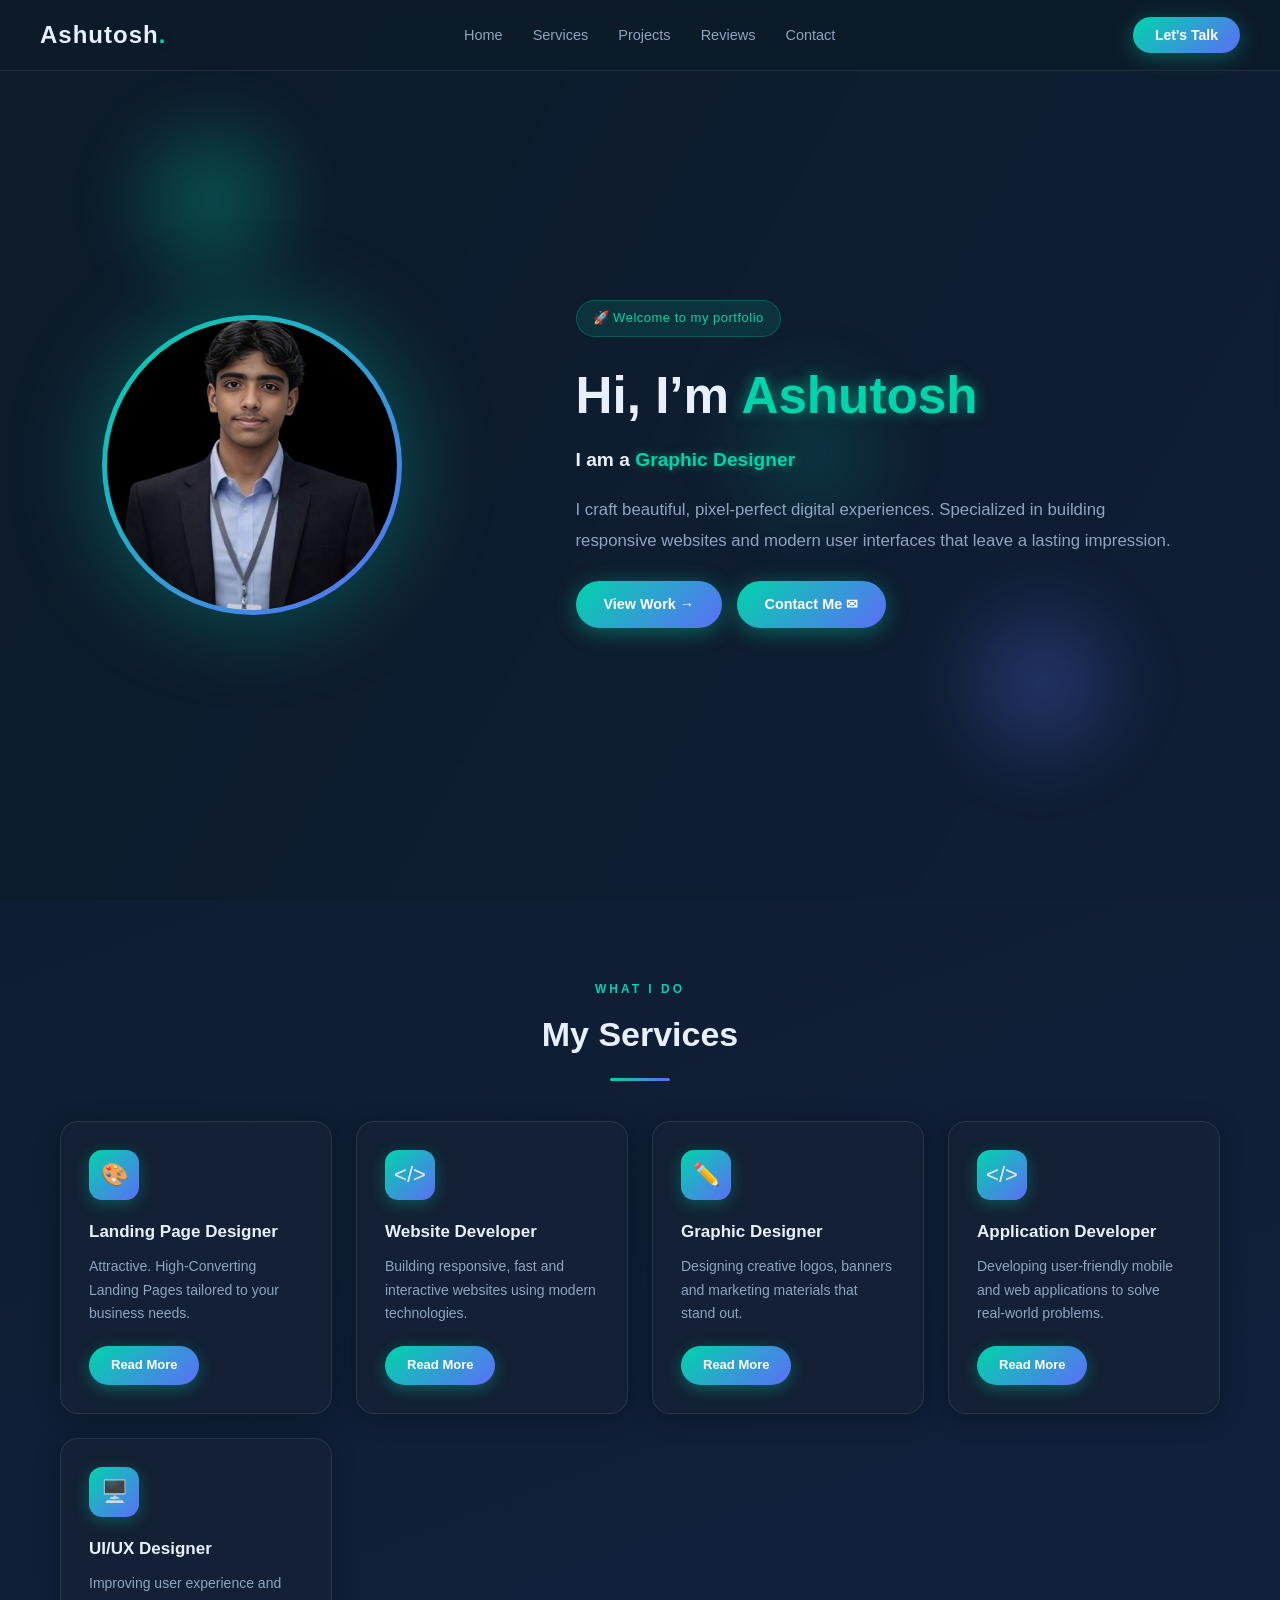
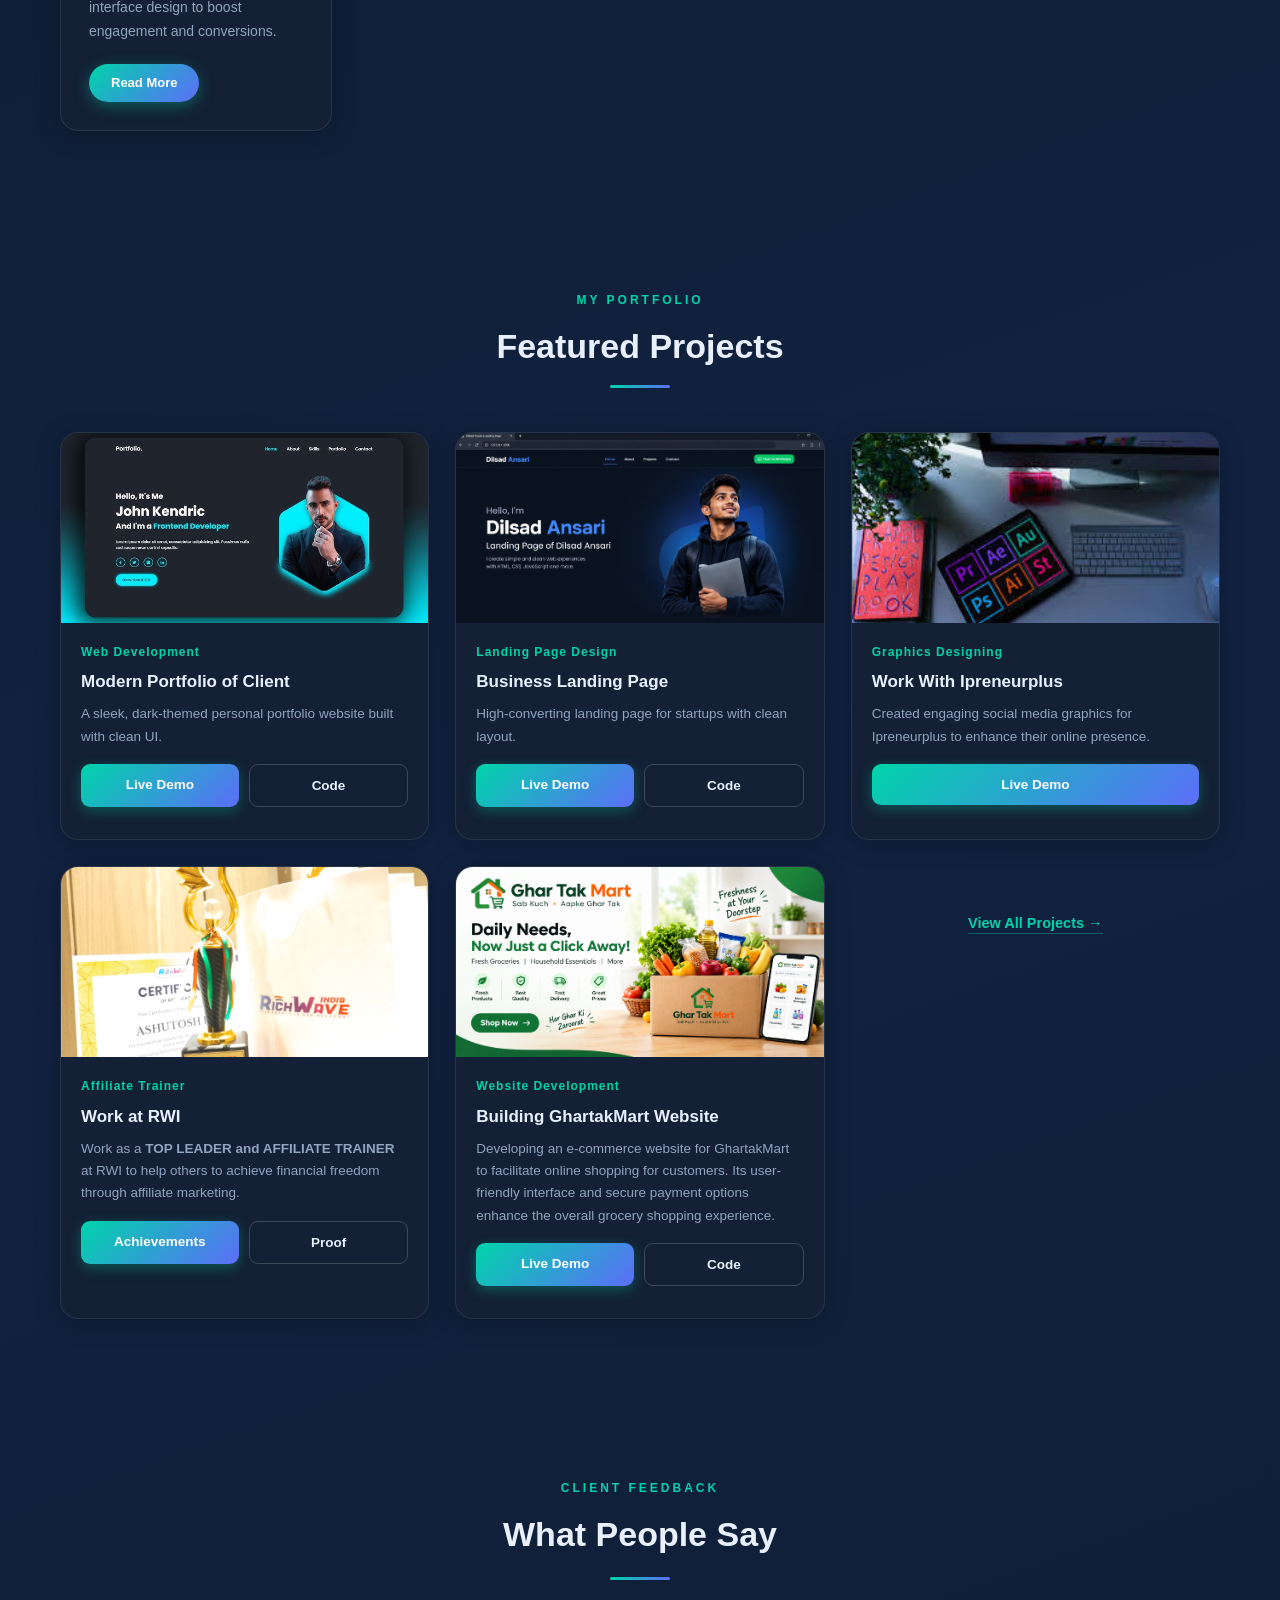
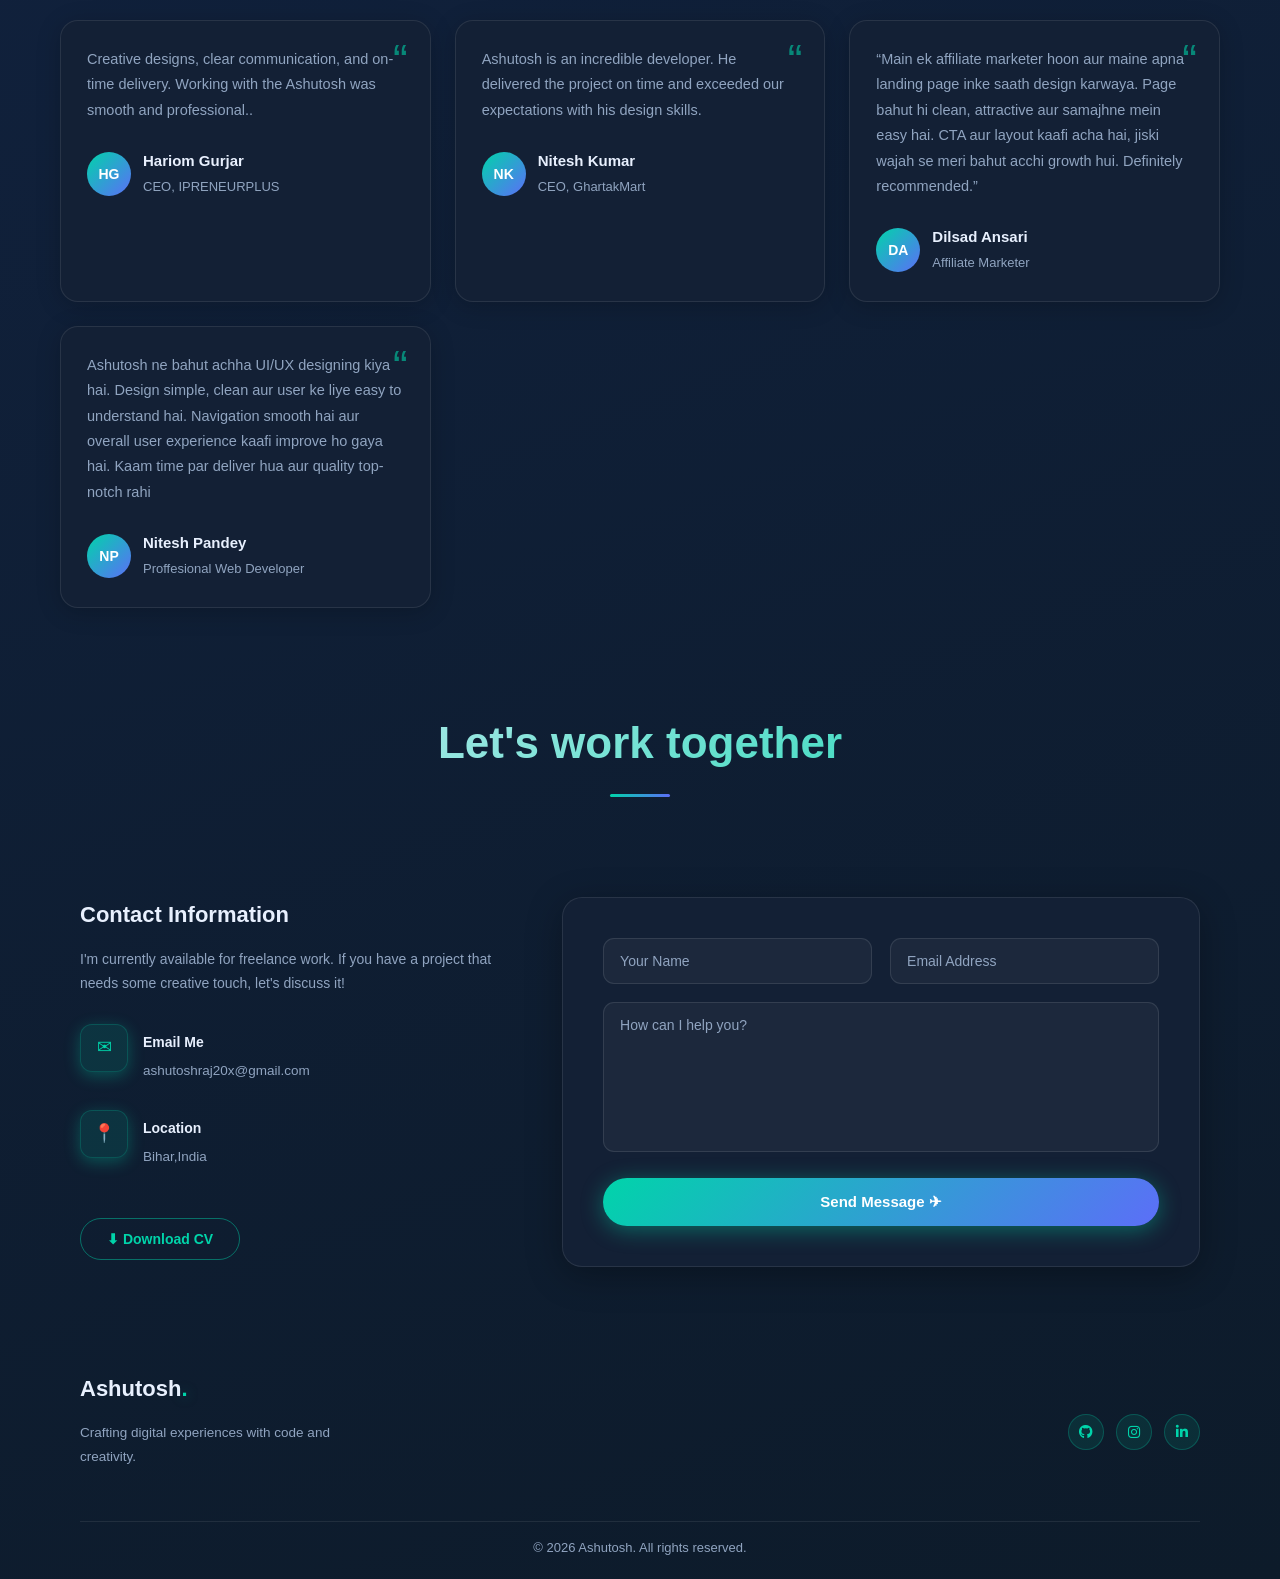
<file: index.html>
<!DOCTYPE html>
<html lang="en">
<head>
  <meta charset="UTF-8">
  <title>Ashutosh || Portfolio</title>
  <meta name="viewport" content="width=device-width, initial-scale=1.0">
  <link rel="stylesheet" href="styless.css">
  <link
    rel="stylesheet"
    href="https://cdnjs.cloudflare.com/ajax/libs/font-awesome/6.5.1/css/all.min.css"
    integrity="sha512-DTOQO9RWCH3ppGqcWaEA1BIZOC6xxalwEsw9c2QQeAIftl+Vegovlnee1c9QX4TctnWMn13TZye+giMm8e2LwA=="
    crossorigin="anonymous"
    referrerpolicy="no-referrer"
  />
  <script src="script.js" defer></script>

</head>
<body>

  <!-- Navbar -->
  <nav class="navbar">
  <div class="logo">Ashutosh<span>.</span></div>

  <!-- Hamburger Checkbox -->
  <input type="checkbox" id="menu-toggle">
  <label for="menu-toggle" class="hamburger">
    <span></span>
    <span></span>
    <span></span>
  </label>

  <ul class="nav-links">
    <a href="#home"><li>Home</li></a>
    <a href="#services"><li>Services</li></a>
    <a href="#projects"><li>Projects</li></a>
    <a href="#testimonials"><li>Reviews</li></a>
    <a href="#contact"><li>Contact</li></a>
  </ul>

  <a href="https://alvo.chat/74Aw" target="_blank"><button class="talk-btn">Let's Talk</button></a>
</nav>

<!-- Home Section -->

<div class="bg-animation">
  <span></span>
  <span></span>
  <span></span>
</div>


<section class="hero" id="home">


  

    <!-- Avatar -->
    <div class="avatar-wrapper">
      <div class="avatar-ring">
        <img src="passportmy.jpeg" alt="Ashutosh Raj">
      </div>
    </div>

    


  <div class="hero-text">
  <div class="welcome">🚀 Welcome to my portfolio</div>

  <h1>Hi, I’m <span>Ashutosh</span></h1>

  <h2 class="dynamic-title">
    <span class="static-text">I am a </span>
    <span class="dynamic-text"></span>
  </h2>

  <p>
    I craft beautiful, pixel-perfect digital experiences.
    Specialized in building responsive websites and modern
    user interfaces that leave a lasting impression.
  </p>

  <a href="#projects" class="btn btn-primary">View Work →</a>
  <a href="https://alvo.chat/74Aw" class="btn btn-primary" target="_blank">
    Contact Me ✉
  </a>

  <!-- <div class="social-icons">
    <a href="https://github.com/ashutoshraj20x-web?"><i class="fab fa-github"></i></a>
    <a href="https://www.instagram.com/hustle.with.ashutosh?psln=b3U2MGtvYjlobDd4"><i class="fab fa-instagram"></i></a>
    <a href="https://www.linkedin.com/in/ashutosh-raj-3441b3426?utm_source=share_via&utm_content=profile&utm_medium=member_android"><i class="fab fa-linkedin-in"></i></a>
  </div> -->
</div>

       

</section>

<!-- Services Section -->

<div class="bg-animation">
  <span></span>
  <span></span>
  <span></span>
</div>


<section class="services" id="services">
  <div class="tag">WHAT I DO</div>
  <div class="title">My Services</div>
  <div class="line"></div>

  <div class="service-grid">

    <div class="service-card">
      <div class="icon">🎨</div>
      <h3>Landing Page Designer</h3>
      <p>
        Attractive. High-Converting Landing Pages
        tailored to your business needs.
      </p>
      <a href="readmore.html" class="read-btn">Read More</a>
    </div>

    <div class="service-card">
      <div class="icon">&lt;/&gt;</div>
      <h3>Website Developer</h3>
      <p>
        Building responsive, fast and interactive websites using modern
        technologies.
      </p>
      <a href="readmore.html" class="read-btn">Read More</a>
    </div>

    <div class="service-card">
      <div class="icon">✏️</div>
      <h3>Graphic Designer</h3>
      <p>
        Designing creative logos, banners and marketing materials that stand
        out.
      </p>
      <a href="readmore.html" class="read-btn">Read More</a>
    </div>

     

    <div class="service-card">
      <div class="icon">&lt;/&gt;</div>
      <h3>Application Developer</h3>
      <p>
        Developing user-friendly mobile and web applications to solve real-world
        problems.
      </p>
      <a href="readmore.html" class="read-btn">Read More</a>
    </div>

    <div class="service-card">
      <div class="icon">🖥️</div>
      <h3>UI/UX Designer</h3>
      <p>
        Improving user experience and interface design to boost engagement and
        conversions.
      </p>
      <a href="readmore.html" class="read-btn">Read More</a>
    </div>

    <!-- <div class="service-card">
      <div class="icon">✏️</div>
      <h3>Affiliate Trainer</h3>
      <p>
        Teaching affiliate marketing strategies to help you earn actve and passive
        income online.
      </p>
      <a href="readmore.html" class="read-btn">Read More</a>
    </div> -->

    <!-- <div class="service-card">
      <div class="icon">✏️</div>
      <h3>Meta Ads Expert</h3>
      <p>
        Creating and managing effective ad campaigns on platforms like Google
        and Facebook.
      </p>
      <a href="readmore.html" class="read-btn">Read More</a>
    </div> -->

    <!-- <div class="service-card">
      <div class="icon">✏️</div>
      <h3>Influencer Manager</h3>
      <p>
        Helping brands connect with the right influencers to boost their
        marketing efforts.
      </p>
      <a href="readmore.html" class="read-btn">Read More</a>
    </div> -->

  </div>
</section>

<!-- Projects Section -->

<section class="projects" id="projects">
  <div class="section-tag">MY PORTFOLIO</div>
  <div class="section-title">Featured Projects</div>
  <div class="underline"></div>

  <div class="project-grid">

    <div class="project-card">
 

<!-- CONTENT -->

  <div class="project-image img1"></div>
      <div class="project-content">
        <div class="project-tag">Web Development</div>
        <div class="project-title">Modern Portfolio of Client</div>
        <div class="project-desc">
          A sleek, dark-themed personal portfolio website built with clean UI.
        </div>
        <div class="project-buttons">
          <a href="https://websitecreation20262006-arch.github.io/aman/" class="btn btn-demo" target="_blank">Live Demo</a>
          <a href="codetemp.html" target="_blank" class="btn btn-code">Code</a>
        </div>
      </div>
    </div>

    <div class="project-card">
      <div class="project-image img2"></div>
      <div class="project-content">
        <div class="project-tag">Landing Page Design</div>
        <div class="project-title">Business Landing Page</div>
        <div class="project-desc">
          High-converting landing page for startups with clean layout.
        </div>
        <div class="project-buttons">
          <a href="https://dilsad2007.github.io/landing-page/" class="btn btn-demo" target="_blank">Live Demo</a>
          <a href="codetemp.html" target="_blank" class="btn btn-code">Code</a>
        </div>
      </div>
    </div>

    <!-- <div class="project-card">
      <div class="project-image img3"></div>
      <div class="project-content">
        <div class="project-tag">Full Stack</div>
        <div class="project-title">Attendance Management System  </div>
        <div class="project-desc">
          A comprehensive attendance system with daily attendance tracking of an Engineering College.
        </div>
        <div class="project-buttons">
          <a href="projectstemp.html" class="btn btn-demo" target="_blank">Live Demo</a>
          <a href="codetemp.html" target="_blank" class="btn btn-code">Code</a>
        </div>
      </div>
    </div>       -->

    <!-- <div class="project-card">
      <div class="project-image img4"></div>
      <div class="project-content">
        <div class="project-tag">Full Stack</div>
        <div class="project-title">School Website </div>
        <div class="project-desc">
          A responsive website of a school (Saraswati Vidya Mandir) to showcase its facilities and achievements.
        </div>
        <div class="project-buttons">
          <a href="projectstemp.html" class="btn btn-demo" target="_blank">Live Demo</a>
          <a href="codetemp.html" target="_blank" class="btn btn-code">Code</a>
        </div>
      </div>
    </div> -->

    <div class="project-card">
      <div class="project-image img5"></div>
      <div class="project-content">
        <div class="project-tag">Graphics Designing</div>
        <div class="project-title">Work With Ipreneurplus</div>
        <div class="project-desc">
          Created engaging social media graphics for Ipreneurplus to enhance their online presence.
        </div>
        <div class="project-buttons">
          <a href="projectstemp.html" class="btn btn-demo" target="_blank">Live Demo</a>
          <!-- <a href="codetemp.html" target="_blank" class="btn btn-code">Code</a> -->
        </div>
      </div>
    </div>

    <!-- <div class="project-card">
      <div class="project-image img6"></div>
      <div class="project-content">
        <div class="project-tag">UI/UX Design</div>
        <div class="project-title">UI/UX of a Ipreneurplus Ed-tech Platform.</div>
        <div class="project-desc">
          A comprehensive attendance system with daily attendance tracking of an Engineering College.
        </div>
        <div class="project-buttons">
          <a href="projectstemp.html" class="btn btn-demo" target="_blank">Live Demo</a>
          <a href="codetemp.html" target="_blank" class="btn btn-code">Code</a>
        </div>
      </div>
    </div> -->

    <div class="project-card">
      <div class="project-image img7"></div>
      <div class="project-content">
        <div class="project-tag">Affiliate Trainer</div>
        <div class="project-title">Work at RWI</div>
        <div class="project-desc">
          Work as a <strong>TOP LEADER and AFFILIATE TRAINER</strong> at RWI to help others to achieve financial freedom through affiliate marketing.
        </div>
        <div class="project-buttons">
          <a href="achievements.html" class="btn btn-demo" target="_blank">Achievements</a>
          <a href="proof.html" target="_blank" class="btn btn-code">Proof</a>
        </div>
      </div>
    </div>

    <!-- <div class="project-card">
      <div class="project-image img8"></div>
      <div class="project-content">
        <div class="project-tag">Affiliate Trainer</div>
        <div class="project-title">Work at RICHIND</div>
        <div class="project-desc">
          Work as a <strong>TOP LEADER and AFFILIATE TRAINER</strong> at RICHIND to help others to achieve financial freedom through affiliate marketing.
        </div>
        <div class="project-buttons">
          <a href="achievements.html" class="btn btn-demo" target="_blank">Achievements</a>
          <a href="proof.html" target="_blank" class="btn btn-code">Proof</a>
        </div>
      </div>
    </div> -->

    <!-- <div class="project-card">
      <div class="project-image img9"></div>
      <div class="project-content">
        <div class="project-tag">Affiliate Trainer</div>
        <div class="project-title">Work at IPRENEURPLUS</div>
        <div class="project-desc">
          Work as a <strong>TOP LEADER and AFFILIATE TRAINER</strong> at IPRENEURPLUS to help others to achieve financial freedom through affiliate marketing.
        </div>
        <div class="project-buttons">
          <a href="achievements.html" class="btn btn-demo" target="_blank">Achievements</a>
          <a href="proof.html" target="_blank" class="btn btn-code">Proof</a>
        </div>
      </div>
    </div> -->

    <div class="project-card">
      <div class="project-image img10"></div>
      <div class="project-content">
        <div class="project-tag">Website Development</div>
        <div class="project-title">Building GhartakMart Website</div>
        <div class="project-desc">
          Developing an e-commerce website for GhartakMart to facilitate online shopping for customers.
          Its user-friendly interface and secure payment options enhance the overall grocery shopping experience.
        </div>
        <div class="project-buttons">
          <a href="projectstemp.html" class="btn btn-demo" target="_blank">Live Demo</a>
          <a href="codetemp.html" target="_blank" class="btn btn-code">Code</a>
        </div>
      </div>
    </div>

  

  <div class="view-all">
    <a href="viewall.html" target="_blank">View All Projects →</a>
  </div>
</section>

<!-- testimonials -->


<section class="feedback" id="testimonials">
  <div class="tag">CLIENT FEEDBACK</div>
  <div class="title">What People Say</div>
  <div class="line"></div>

  <div class="cards">

    <div class="card">
      <p>
        Creative designs, clear communication, and on-time delivery. Working with the Ashutosh was smooth and professional..
      </p>
      <div class="profile">
        <div class="avatar">HG</div>
        <div>
          <h4>Hariom Gurjar</h4>
          <span>CEO, IPRENEURPLUS</span>
        </div>
      </div>
    </div>

    <div class="card">
      <p>
        Ashutosh is an incredible developer. He delivered the project on time
        and exceeded our expectations with his design skills.
      </p>
      <div class="profile">
        <div class="avatar">NK</div>
        <div>
          <h4>Nitesh Kumar</h4>
          <span>CEO, GhartakMart</span>
        </div>
      </div>
    </div>

    <!-- <div class="card">
      <p>
        Ashutosh is a very good leader and trainer. He has a very good communication skill and explains everything in detail , making it easy to understand for beginners in our company.
      </p>
      <div class="profile">
        <div class="avatar">HG</div>
        <div>
          <h4>Hariom Gurjar</h4>
          <span>LEADER, RWI</span>
        </div>
      </div>
    </div> -->


    <div class="card">
      <p>
        “Main ek affiliate marketer hoon aur maine apna landing page inke saath design karwaya. Page bahut hi clean, attractive aur samajhne mein easy hai. CTA aur layout kaafi acha hai, jiski wajah se meri bahut acchi growth hui. Definitely recommended.”
      </p>
      <div class="profile">
        <div class="avatar">DA</div>
        <div>
          <h4>Dilsad Ansari</h4>
          <span>Affiliate Marketer</span>
        </div>
      </div>
    </div>

    <div class="card">
      <p>
        Ashutosh ne bahut achha UI/UX designing kiya hai. Design simple, clean aur user ke liye easy to understand hai. Navigation smooth hai aur overall user experience kaafi improve ho gaya hai. Kaam time par deliver hua aur quality top-notch rahi
      </p>
      <div class="profile">
        <div class="avatar">NP</div>
        <div>
          <h4>Nitesh Pandey</h4>
          <span>Proffesional Web Developer</span>
        </div>
      </div>
    </div>

  </div>
</section>


  <!-- Heading -->
  <section class="heading" id="contact">
    <h1>Let's work together</h1>
    <div class="line"></div>
  </section>

  <!-- Contact Section -->
  <section class="contact">
    <!-- Left -->
    <div class="contact-left">
      <h2>Contact Information</h2>
      <p>
        I'm currently available for freelance work.  
        If you have a project that needs some creative touch, let's discuss it!
      </p>

      <div class="info">
        <div class="icon">✉</div>
        <div>
          <h4>Email Me</h4>
          <a href="mailto:ashutoshraj20x@gmail.com"><span>ashutoshraj20x@gmail.com</span></a>
        </div>
      </div>

      <!-- <div class="info">
        <div class="icon">📍</div>
        <div>
          <h4>Contacts</h4>
          <span>+91 7061568662</span>
        </div> -->

      <div class="info">
        <div class="icon">📍</div>
        <div>
          <h4>Location</h4>
          <span>Bihar,India</span>
        </div>
      </div>

      <a href="path/to/your/cv.pdf" download><button class="cv-btn">⬇ Download CV</button></a>
    </div>

    <!-- Right -->
    <div class="contact-right">
      <form id="contactForm">
  <div class="row">
    <input type="text" name="name" placeholder="Your Name" required>
    <input type="email" name="email" placeholder="Email Address" required>
  </div>

  <textarea name="message" placeholder="How can I help you?" required></textarea>

  <button type="submit" class="send-btn">
    Send Message ✈
  </button>
</form>

    </div>
  </section>

  <!-- Footer -->


<footer>
  <div class="footer-top">
    <div class="brand">
      <h2>Ashutosh<span>.</span></h2>
      <p>Crafting digital experiences with code and creativity.</p>
    </div>

    <div class="social-icons">
    <a href="https://github.com/ashutoshraj20x-web?"><i class="fab fa-github"></i></a>
    <a href="https://www.instagram.com/hustle.with.ashutosh?psln=b3U2MGtvYjlobDd4"><i class="fab fa-instagram"></i></a>
    <a href="https://www.linkedin.com/in/ashutosh-raj-3441b3426?utm_source=share_via&utm_content=profile&utm_medium=member_android"><i class="fab fa-linkedin-in"></i></a>
</div>
  </div>

  <div class="divider"></div>

  <div class="footer-bottom">
    © 2026 Ashutosh. All rights reserved.
  </div>
</footer>


</body>
</html>
</file>
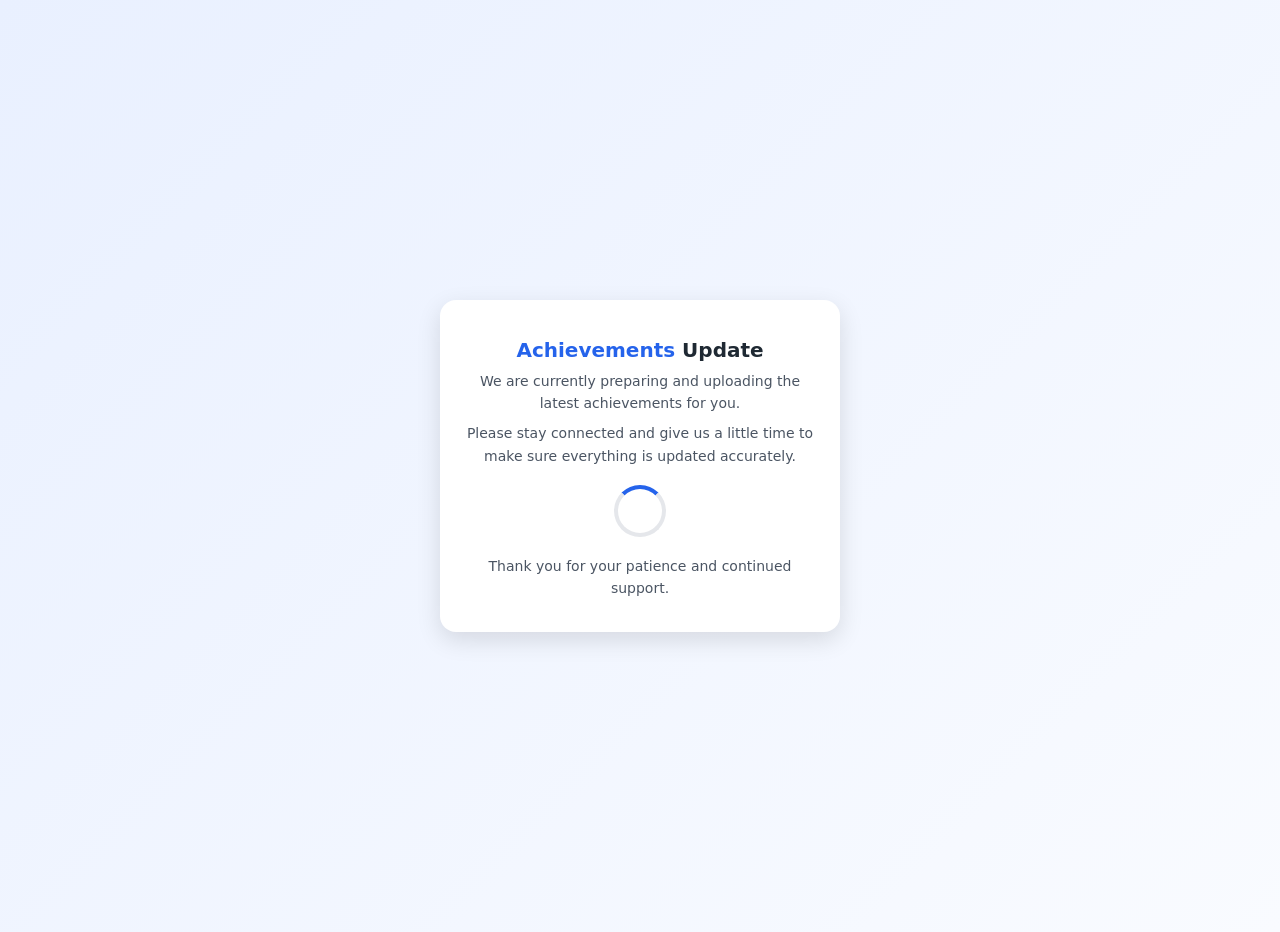
<file: achievements.html>
<!DOCTYPE html>
<html lang="en">
<head>
<meta charset="UTF-8">
<meta name="viewport" content="width=device-width, initial-scale=1.0">
<title>Achievements Uploading</title>

<style>
/* Mobile First */
body {
  margin: 0;
  min-height: 100vh;
  background: linear-gradient(135deg, #e9f0ff, #f9fbff);
  font-family: system-ui, -apple-system, BlinkMacSystemFont, "Segoe UI", sans-serif;
  display: flex;
  align-items: center;
  justify-content: center;
  padding: 16px;
}

.container {
  width: 100%;
  max-width: 360px;
  background: #ffffff;
  border-radius: 16px;
  padding: 24px 20px;
  text-align: center;
  box-shadow: 0 8px 24px rgba(0, 0, 0, 0.12);
}

.container h1 {
  font-size: 20px;
  color: #1f2933;
  margin-bottom: 8px;
}

.container h1 span {
  color: #2563eb;
}

.container p {
  font-size: 14px;
  color: #4b5563;
  line-height: 1.6;
  margin: 8px 0;
}

/* Loader */
.loader {
  width: 44px;
  height: 44px;
  margin: 18px auto;
  border: 4px solid #e5e7eb;
  border-top: 4px solid #2563eb;
  border-radius: 50%;
  animation: rotate 1s linear infinite;
}

@keyframes rotate {
  100% { transform: rotate(360deg); }
}

.note {
  font-size: 13px;
  color: #6b7280;
  margin-top: 12px;
}
</style>
</head>

<body>

<div class="container">
  <h1><span>Achievements</span> Update</h1>

  <p>
    We are currently preparing and uploading the latest achievements for you.
  </p>

  <p>
    Please stay connected and give us a little time to make sure everything is
    updated accurately.
  </p>

  <div class="loader"></div>

  <p class="note">
    Thank you for your patience and continued support.
  </p>
</div>

</body>
</html>
</file>
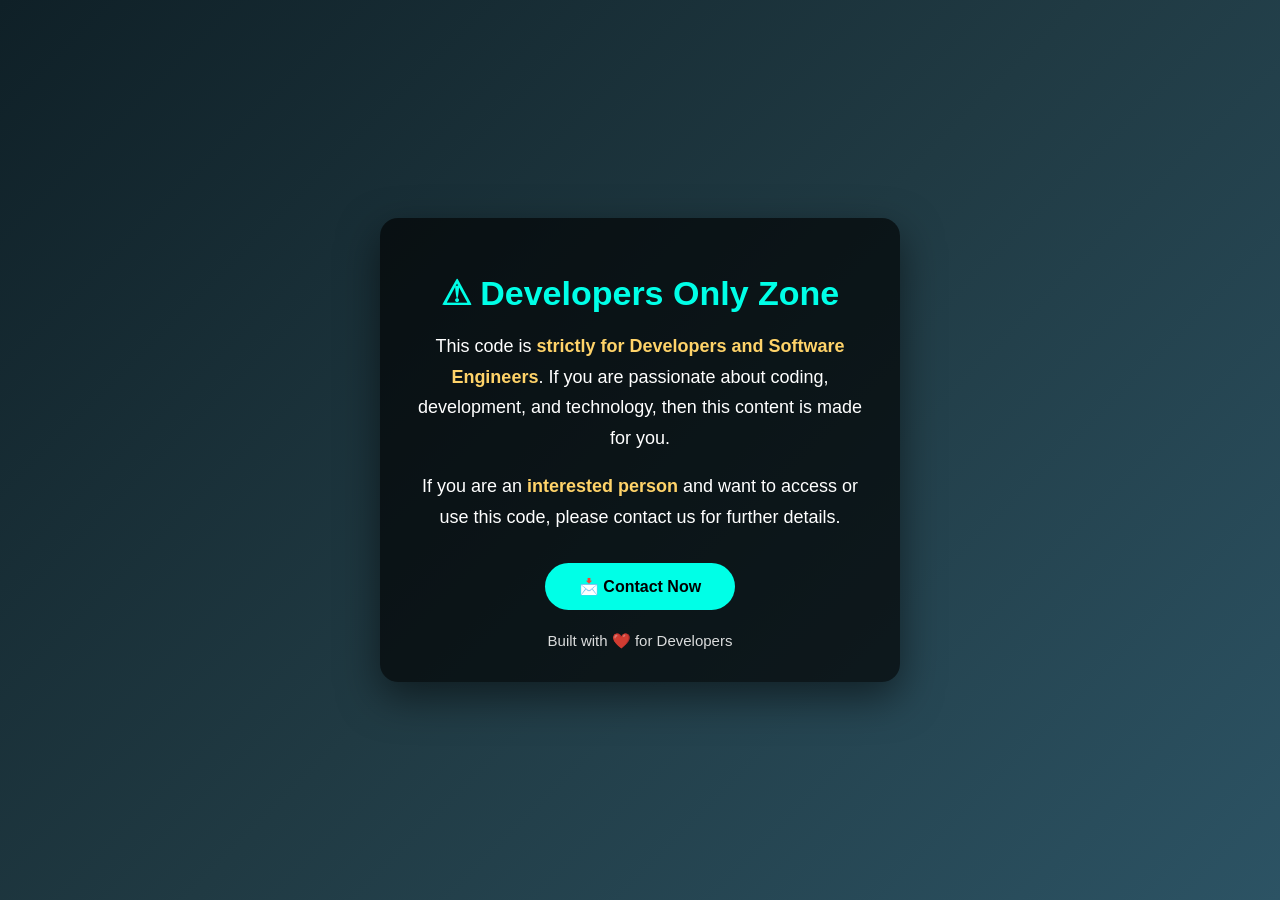
<file: codetemp.html>
<!DOCTYPE html>
<html lang="en">
<head>
    <meta charset="UTF-8">
    <meta name="viewport" content="width=device-width, initial-scale=1.0">
    <title>Developers Only</title>

    <style>
        * {
            box-sizing: border-box;
        }

        body {
            margin: 0;
            padding: 20px;
            font-family: 'Segoe UI', Arial, sans-serif;
            background: linear-gradient(135deg, #0f2027, #203a43, #2c5364);
            color: #ffffff;
            min-height: 100vh;
            display: flex;
            justify-content: center;
            align-items: center;
        }

        .card {
            background: rgba(0, 0, 0, 0.65);
            padding: 32px;
            max-width: 520px;
            width: 100%;
            border-radius: 18px;
            text-align: center;
            box-shadow: 0 15px 40px rgba(0, 0, 0, 0.5);
        }

        h1 {
            font-size: clamp(24px, 5vw, 34px);
            color: #00ffe7;
            margin-bottom: 15px;
        }

        p {
            font-size: clamp(15px, 4vw, 18px);
            line-height: 1.7;
            margin-bottom: 12px;
        }

        .highlight {
            color: #ffd369;
            font-weight: 600;
        }

        .contact-btn {
            display: inline-block;
            margin-top: 18px;
            padding: 14px 34px;
            background: #00ffe7;
            color: #000;
            font-weight: bold;
            text-decoration: none;
            border-radius: 40px;
            transition: 0.3s ease;
        }

        .contact-btn:hover {
            transform: scale(1.05);
            background: #ffd369;
        }

        .footer {
            margin-top: 22px;
            font-size: 15px;
            opacity: 0.85;
        }

        @media (max-width: 480px) {
            .card {
                padding: 24px;
            }
        }
    </style>
</head>

<body>

    <div class="card">
        <h1>⚠ Developers Only Zone</h1>

        <p>
            This code is <span class="highlight">strictly for Developers and Software Engineers</span>.
            If you are passionate about coding, development, and technology,
            then this content is made for you.
        </p>

        <p>
            If you are an <span class="highlight">interested person</span> and want to access or use this code,
            please contact us for further details.
        </p>

        <a href="#contact" class="contact-btn">📩 Contact Now</a>

        <div class="footer">
            Built with ❤️ for Developers
        </div>
    </div>

</body>
</html>
</file>
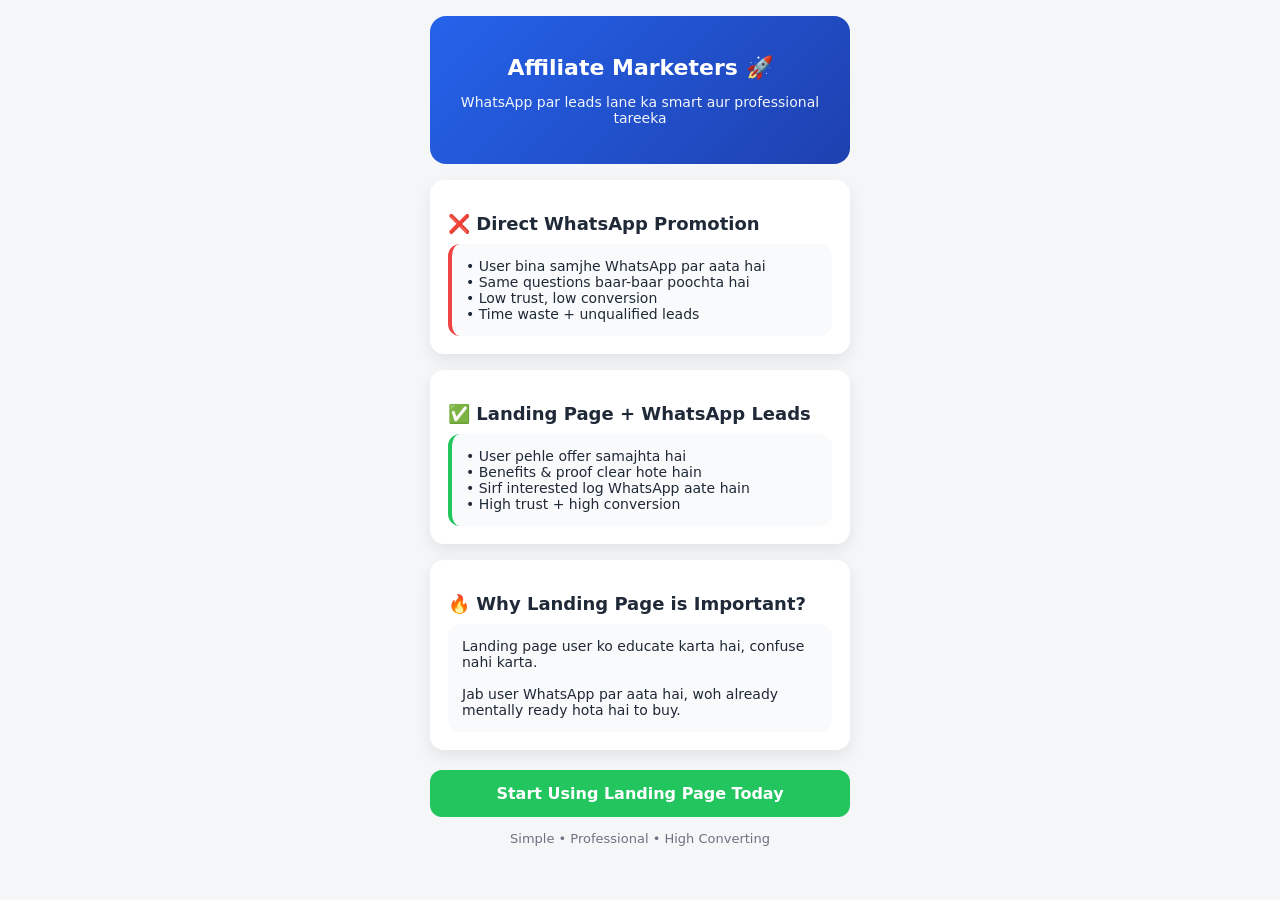
<file: lp.html>
<!DOCTYPE html>
<html lang="en">
<head>
<meta charset="UTF-8">
<meta name="viewport" content="width=device-width, initial-scale=1.0">
<title>Affiliate Marketing Landing Page</title>

<style>
/* Mobile First */
body {
  margin: 0;
  font-family: system-ui, -apple-system, BlinkMacSystemFont, "Segoe UI", sans-serif;
  background: #f4f6f8;
  color: #1f2937;
}

.wrapper {
  max-width: 420px;
  margin: auto;
  padding: 16px;
}

/* Header */
.header {
  background: linear-gradient(135deg, #2563eb, #1e40af);
  color: #fff;
  padding: 24px 18px;
  border-radius: 16px;
  text-align: center;
}

.header h1 {
  font-size: 22px;
  margin-bottom: 8px;
}

.header p {
  font-size: 14px;
  opacity: 0.95;
}

/* Section */
.section {
  background: #fff;
  margin-top: 16px;
  padding: 18px;
  border-radius: 14px;
  box-shadow: 0 6px 16px rgba(0,0,0,0.08);
}

.section h2 {
  font-size: 18px;
  margin-bottom: 10px;
}

/* Comparison */
.box {
  background: #f9fafb;
  padding: 14px;
  border-radius: 12px;
  margin-top: 10px;
  font-size: 14px;
}

.bad {
  border-left: 4px solid #ef4444;
}

.good {
  border-left: 4px solid #22c55e;
}

/* CTA */
.cta {
  margin-top: 20px;
  background: #22c55e;
  color: #fff;
  text-align: center;
  padding: 14px;
  border-radius: 12px;
  font-size: 16px;
  font-weight: 600;
  text-decoration: none;
  display: block;
}

/* Footer note */
.note {
  text-align: center;
  font-size: 13px;
  color: #6b7280;
  margin-top: 14px;
}
</style>
</head>

<body>

<div class="wrapper">

  <!-- Header -->
  <div class="header">
    <h1>Affiliate Marketers 🚀</h1>
    <p>WhatsApp par leads lane ka smart aur professional tareeka</p>
  </div>

  <!-- Problem -->
  <div class="section">
    <h2>❌ Direct WhatsApp Promotion</h2>

    <div class="box bad">
      • User bina samjhe WhatsApp par aata hai<br>
      • Same questions baar-baar poochta hai<br>
      • Low trust, low conversion<br>
      • Time waste + unqualified leads
    </div>
  </div>

  <!-- Solution -->
  <div class="section">
    <h2>✅ Landing Page + WhatsApp Leads</h2>

    <div class="box good">
      • User pehle offer samajhta hai<br>
      • Benefits & proof clear hote hain<br>
      • Sirf interested log WhatsApp aate hain<br>
      • High trust + high conversion
    </div>
  </div>

  <!-- Why Landing Page -->
  <div class="section">
    <h2>🔥 Why Landing Page is Important?</h2>

    <div class="box">
      Landing page user ko educate karta hai, confuse nahi karta.<br><br>
      Jab user WhatsApp par aata hai, woh already mentally ready hota hai to buy.
    </div>
  </div>

  <!-- CTA -->
  <a href="#" class="cta">
    Start Using Landing Page Today
  </a>

  <div class="note">
    Simple • Professional • High Converting
  </div>

</div>

</body>
</html>
</file>
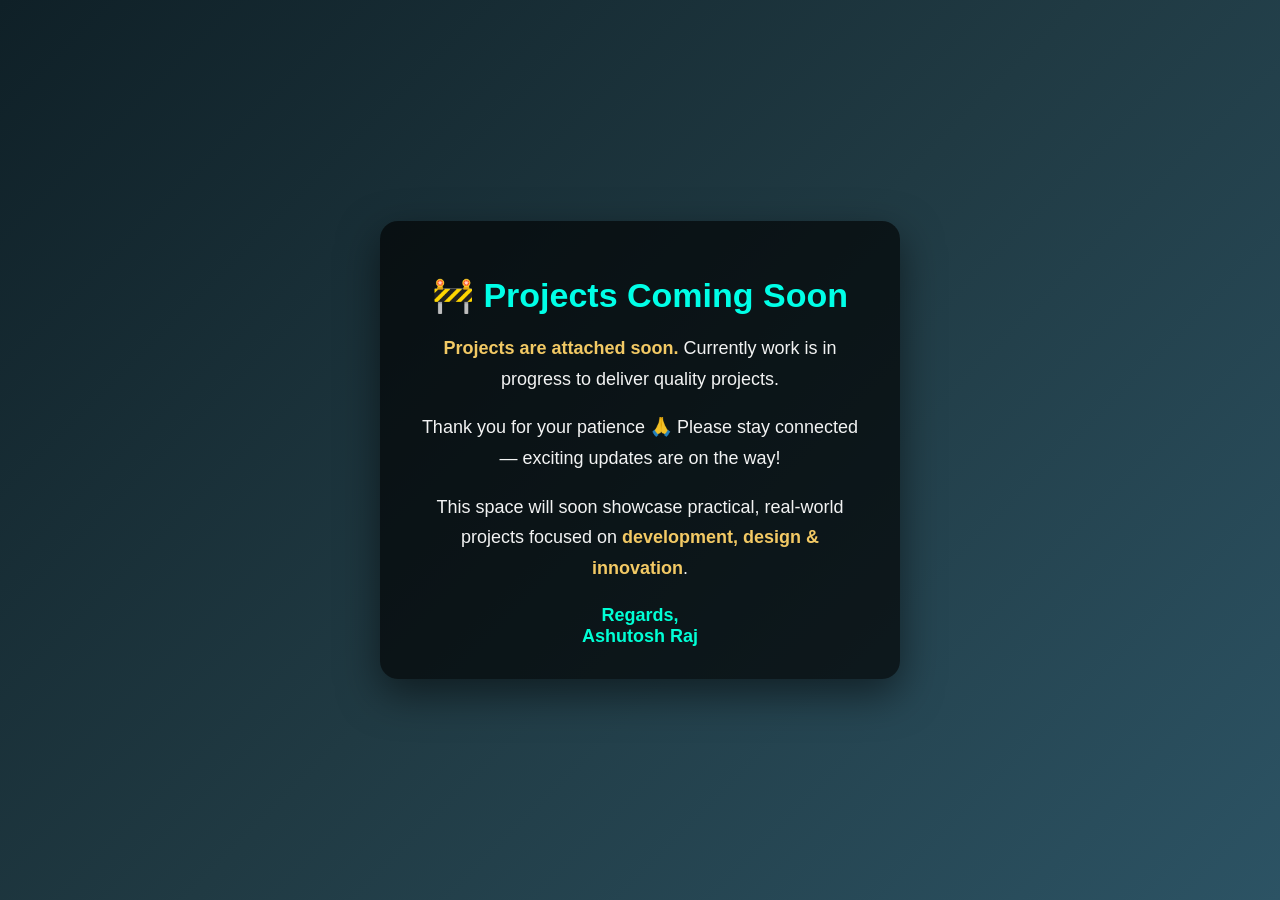
<file: projectstemp.html>
<!DOCTYPE html>
<html lang="en">
<head>
    <meta charset="UTF-8">
    <meta name="viewport" content="width=device-width, initial-scale=1.0">
    <title>Projects Coming Soon</title>

    <style>
        * {
            box-sizing: border-box;
        }

        body {
            margin: 0;
            padding: 20px;
            font-family: 'Segoe UI', Arial, sans-serif;
            background: linear-gradient(135deg, #0f2027, #203a43, #2c5364);
            color: #ffffff;
            min-height: 100vh;
            display: flex;
            justify-content: center;
            align-items: center;
        }

        .card {
            background: rgba(0, 0, 0, 0.65);
            padding: 32px;
            max-width: 520px;
            width: 100%;
            border-radius: 18px;
            text-align: center;
            box-shadow: 0 15px 40px rgba(0, 0, 0, 0.5);
        }

        h1 {
            color: #00ffe7;
            font-size: clamp(24px, 5vw, 34px);
            margin-bottom: 15px;
        }

        p {
            font-size: clamp(15px, 4vw, 18px);
            line-height: 1.7;
            margin-bottom: 12px;
            opacity: 0.95;
        }

        .highlight {
            color: #ffd369;
            font-weight: 600;
        }

        .footer {
            margin-top: 22px;
            font-size: clamp(15px, 4vw, 18px);
            color: #00ffd5;
            font-weight: 600;
        }

        @media (max-width: 480px) {
            .card {
                padding: 24px;
            }
        }
    </style>
</head>

<body>

    <div class="card">
        <h1>🚧 Projects Coming Soon</h1>

        <p>
            <span class="highlight">Projects are attached soon.</span>  
            Currently work is in progress to deliver quality projects.
        </p>

        <p>
            Thank you for your patience 🙏  
            Please stay connected — exciting updates are on the way!
        </p>

        <p>
            This space will soon showcase practical, real-world projects  
            focused on <span class="highlight">development, design & innovation</span>.
        </p>

        <div class="footer">
            Regards,<br>
            Ashutosh Raj
        </div>
    </div>

</body>
</html>
</file>
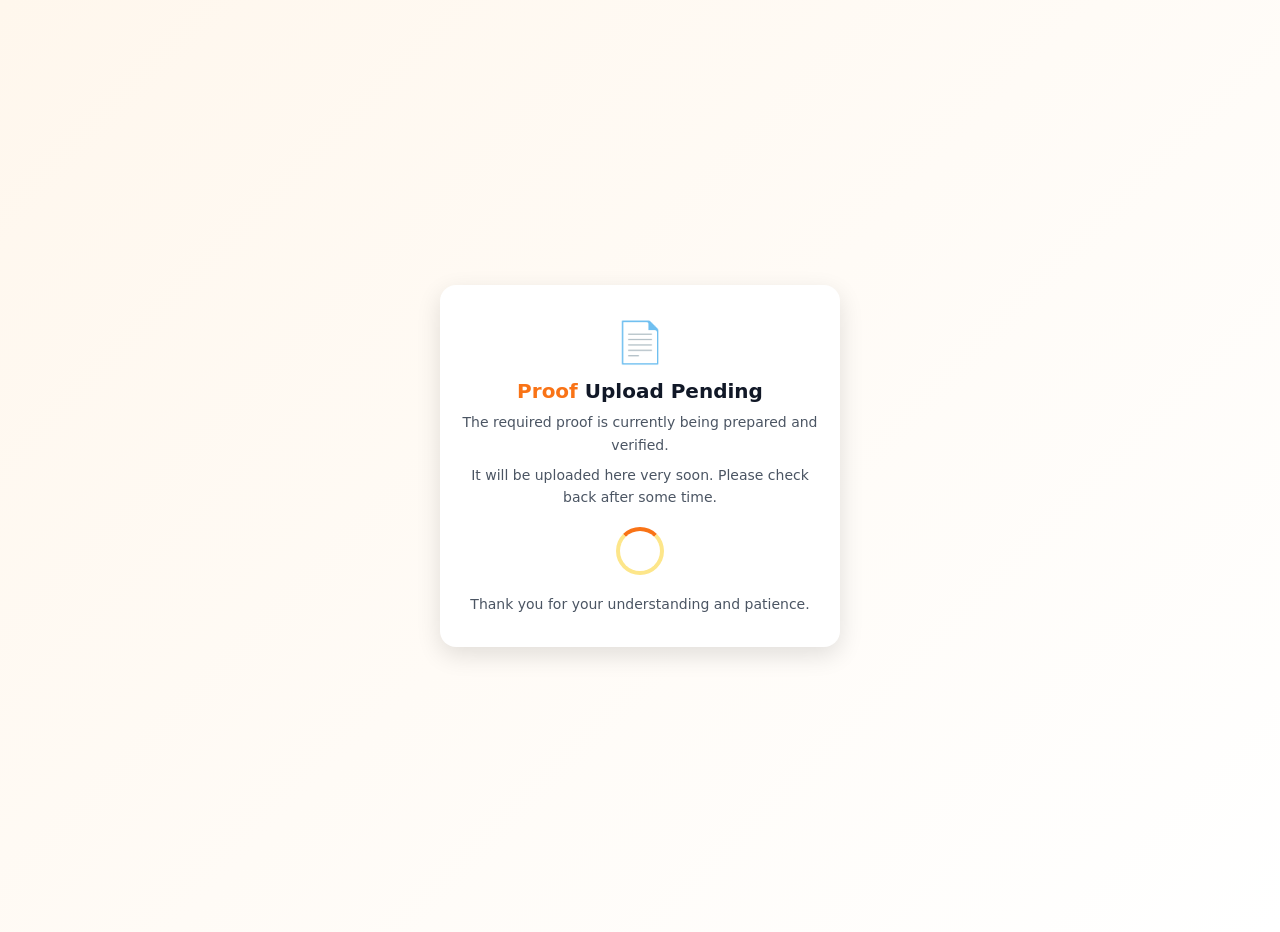
<file: proof.html>
<!DOCTYPE html>
<html lang="en">
<head>
<meta charset="UTF-8">
<meta name="viewport" content="width=device-width, initial-scale=1.0">
<title>Proof Upload Pending</title>

<style>
/* Mobile First Design */
body {
  margin: 0;
  min-height: 100vh;
  background: linear-gradient(135deg, #fff7ed, #fff);
  font-family: system-ui, -apple-system, BlinkMacSystemFont, "Segoe UI", sans-serif;
  display: flex;
  align-items: center;
  justify-content: center;
  padding: 16px;
}

.container {
  width: 100%;
  max-width: 360px;
  background: #ffffff;
  border-radius: 16px;
  padding: 24px 20px;
  text-align: center;
  box-shadow: 0 8px 24px rgba(0, 0, 0, 0.12);
}

.container h1 {
  font-size: 20px;
  color: #111827;
  margin-bottom: 8px;
}

.container h1 span {
  color: #f97316;
}

.container p {
  font-size: 14px;
  color: #4b5563;
  line-height: 1.6;
  margin: 8px 0;
}

/* Icon style */
.icon {
  font-size: 40px;
  margin: 10px 0;
}

/* Loader */
.loader {
  width: 40px;
  height: 40px;
  margin: 18px auto;
  border: 4px solid #fde68a;
  border-top: 4px solid #f97316;
  border-radius: 50%;
  animation: spin 1s linear infinite;
}

@keyframes spin {
  100% {
    transform: rotate(360deg);
  }
}

.note {
  font-size: 13px;
  color: #6b7280;
  margin-top: 12px;
}
</style>
</head>

<body>

<div class="container">
  <div class="icon">📄</div>

  <h1><span>Proof</span> Upload Pending</h1>

  <p>
    The required proof is currently being prepared and verified.
  </p>

  <p>
    It will be uploaded here very soon. Please check back after some time.
  </p>

  <div class="loader"></div>

  <p class="note">
    Thank you for your understanding and patience.
  </p>
</div>

</body>
</html>
</file>
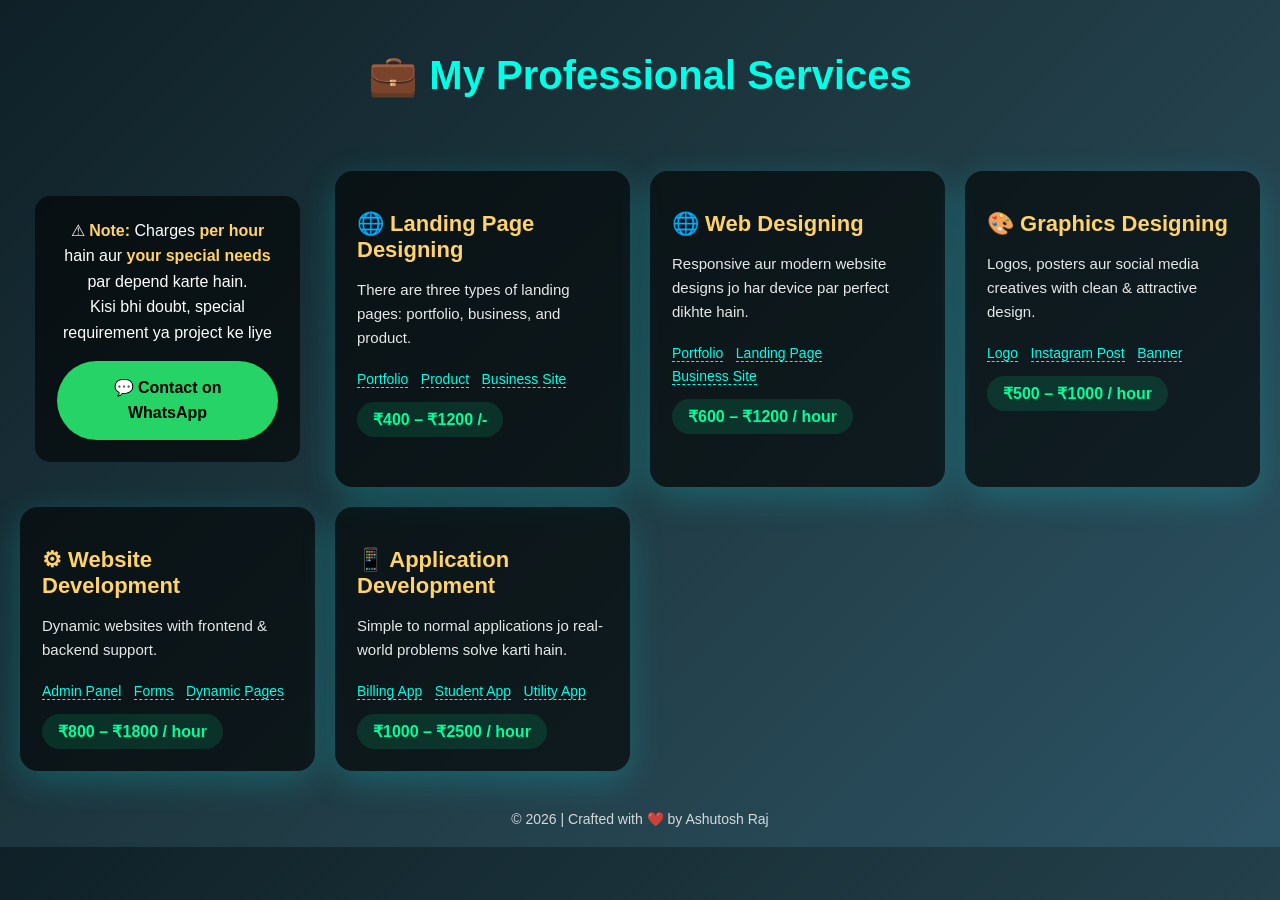
<file: readmore.html>
<!DOCTYPE html>
<html lang="en">
<head>
<meta charset="UTF-8">
<meta name="viewport" content="width=device-width, initial-scale=1.0">
<title>My Services</title>

<style>
    * {
        box-sizing: border-box;
    }

    body {
        margin: 0;
        font-family: 'Segoe UI', sans-serif;
        background: linear-gradient(135deg, #0f2027, #203a43, #2c5364);
        color: #ffffff;
    }

    h1 {
        text-align: center;
        padding: 25px 15px;
        font-size: clamp(26px, 5vw, 40px);
        color: #00ffe7;
    }

    .container {
        display: grid;
        grid-template-columns: repeat(auto-fit, minmax(260px, 1fr));
        gap: 20px;
        padding: 20px;
    }

    .card {
        background: rgba(0, 0, 0, 0.6);
        border-radius: 18px;
        padding: 22px;
        box-shadow: 0 10px 35px rgba(0,255,255,0.2);
        transition: 0.35s ease;
    }

    .card:hover {
        transform: translateY(-8px);
        box-shadow: 0 20px 55px rgba(255,211,105,0.4);
    }

    .card h2 {
        font-size: 22px;
        color: #ffd369;
        margin-bottom: 10px;
    }

    .card p {
        font-size: 15px;
        line-height: 1.6;
        opacity: 0.9;
    }

    .examples {
        margin-top: 10px;
    }

    .examples a {
        display: inline-block;
        margin: 6px 8px 0 0;
        font-size: 14px;
        color: #00ffe7;
        text-decoration: none;
        border-bottom: 1px dashed #00ffe7;
    }

    .price {
        margin-top: 14px;
        display: inline-block;
        padding: 8px 16px;
        border-radius: 30px;
        font-size: 16px;
        font-weight: bold;
        color: #00ff9d;
        background: rgba(0,255,157,0.12);
    }

    .note {
        margin: 25px 15px;
        padding: 22px;
        text-align: center;
        background: rgba(0,0,0,0.6);
        border-radius: 15px;
        font-size: 16px;
        line-height: 1.6;
    }

    .note span {
        color: #ffd369;
        font-weight: bold;
    }

    .whatsapp {
        display: inline-block;
        margin-top: 15px;
        padding: 14px 32px;
        background: #25D366;
        color: #000;
        font-weight: bold;
        text-decoration: none;
        border-radius: 40px;
        transition: 0.3s;
    }

    .whatsapp:hover {
        transform: scale(1.05);
    }

    footer {
        text-align: center;
        padding: 20px 10px;
        font-size: 14px;
        opacity: 0.8;
    }

    /* 🔹 Extra Mobile Optimization */
    @media (max-width: 480px) {
        .card {
            padding: 18px;
        }

        .card h2 {
            font-size: 20px;
        }

        .price {
            font-size: 15px;
        }
    }
</style>
</head>

<body>

<h1>💼 My Professional Services</h1>

<div class="container">

  <div class="note">
    ⚠ <span>Note:</span> Charges <span>per hour</span> hain aur  
    <span>your special needs</span> par depend karte hain.  
    <br>
    Kisi bhi doubt, special requirement ya project ke liye  
    <br>
    <a href="https://wa.me/917061568662" class="whatsapp" target="_blank">💬 Contact on WhatsApp</a>
</div>

    <div class="card">
        <h2>🌐 Landing Page Designing</h2>
        <p>There are three types of landing pages: portfolio, business, and product.</p>
        <div class="examples">
            <a href="#">Portfolio</a>
            <a href="#">Product</a>
            <a href="#">Business Site</a>
        </div>
        <div class="price">₹400 – ₹1200 /-</div>
    </div>


    <div class="card">
        <h2>🌐 Web Designing</h2>
        <p>Responsive aur modern website designs jo har device par perfect dikhte hain.</p>
        <div class="examples">
            <a href="#">Portfolio</a>
            <a href="#">Landing Page</a>
            <a href="#">Business Site</a>
        </div>
        <div class="price">₹600 – ₹1200 / hour</div>
    </div>

    <div class="card">
        <h2>🎨 Graphics Designing</h2>
        <p>Logos, posters aur social media creatives with clean & attractive design.</p>
        <div class="examples">
            <a href="#">Logo</a>
            <a href="#">Instagram Post</a>
            <a href="#">Banner</a>
        </div>
        <div class="price">₹500 – ₹1000 / hour</div>
    </div>

    <div class="card">
        <h2>⚙ Website Development</h2>
        <p>Dynamic websites with frontend & backend support.</p>
        <div class="examples">
            <a href="#">Admin Panel</a>
            <a href="#">Forms</a>
            <a href="#">Dynamic Pages</a>
        </div>
        <div class="price">₹800 – ₹1800 / hour</div>
    </div>

    <div class="card">
        <h2>📱 Application Development</h2>
        <p>Simple to normal applications jo real-world problems solve karti hain.</p>
        <div class="examples">
            <a href="#">Billing App</a>
            <a href="#">Student App</a>
            <a href="#">Utility App</a>
        </div>
        <div class="price">₹1000 – ₹2500 / hour</div>
    </div>

</div>


<footer>
    © 2026 | Crafted with ❤️ by Ashutosh Raj
</footer>

</body>
</html>
</file>
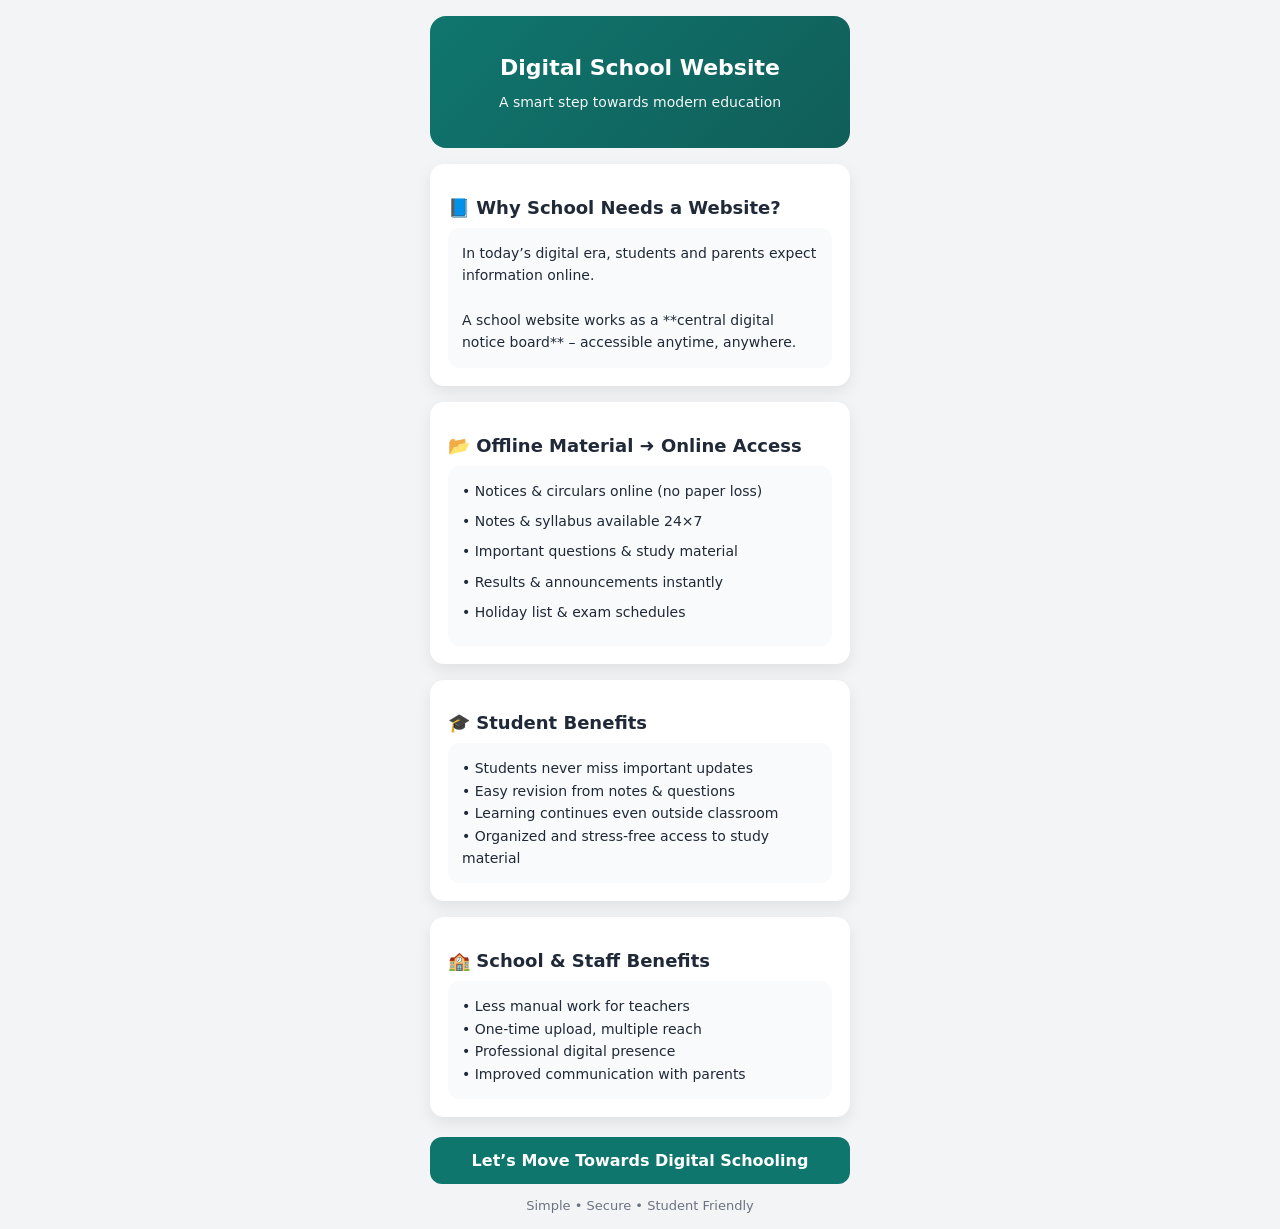
<file: sct.html>
<!DOCTYPE html>
<html lang="en">
<head>
<meta charset="UTF-8">
<meta name="viewport" content="width=device-width, initial-scale=1.0">
<title>Digital School Website</title>

<style>
/* Mobile First */
body {
  margin: 0;
  font-family: system-ui, -apple-system, BlinkMacSystemFont, "Segoe UI", sans-serif;
  background: #f3f4f6;
  color: #1f2937;
}

.wrapper {
  max-width: 420px;
  margin: auto;
  padding: 16px;
}

/* Header */
.header {
  background: linear-gradient(135deg, #0f766e, #115e59);
  color: #ffffff;
  padding: 24px 18px;
  border-radius: 16px;
  text-align: center;
}

.header h1 {
  font-size: 22px;
  margin-bottom: 6px;
}

.header p {
  font-size: 14px;
  opacity: 0.95;
}

/* Section */
.section {
  background: #ffffff;
  margin-top: 16px;
  padding: 18px;
  border-radius: 14px;
  box-shadow: 0 6px 16px rgba(0,0,0,0.08);
}

.section h2 {
  font-size: 18px;
  margin-bottom: 10px;
}

/* Info Box */
.box {
  background: #f9fafb;
  padding: 14px;
  border-radius: 12px;
  font-size: 14px;
  line-height: 1.6;
}

/* Benefits */
.benefit {
  margin-bottom: 8px;
}

/* CTA */
.cta {
  margin-top: 20px;
  background: #0f766e;
  color: #ffffff;
  text-align: center;
  padding: 14px;
  border-radius: 12px;
  font-size: 16px;
  font-weight: 600;
  text-decoration: none;
  display: block;
}

/* Footer note */
.note {
  text-align: center;
  font-size: 13px;
  color: #6b7280;
  margin-top: 14px;
}
</style>
</head>

<body>

<div class="wrapper">

  <!-- Header -->
  <div class="header">
    <h1>Digital School Website</h1>
    <p>A smart step towards modern education</p>
  </div>

  <!-- Why Needed -->
  <div class="section">
    <h2>📘 Why School Needs a Website?</h2>
    <div class="box">
      In today’s digital era, students and parents expect information online.<br><br>
      A school website works as a **central digital notice board** – accessible anytime, anywhere.
    </div>
  </div>

  <!-- Offline vs Online -->
  <div class="section">
    <h2>📂 Offline Material ➜ Online Access</h2>
    <div class="box">
      <div class="benefit">• Notices & circulars online (no paper loss)</div>
      <div class="benefit">• Notes & syllabus available 24×7</div>
      <div class="benefit">• Important questions & study material</div>
      <div class="benefit">• Results & announcements instantly</div>
      <div class="benefit">• Holiday list & exam schedules</div>
    </div>
  </div>

  <!-- Student Benefits -->
  <div class="section">
    <h2>🎓 Student Benefits</h2>
    <div class="box">
      • Students never miss important updates<br>
      • Easy revision from notes & questions<br>
      • Learning continues even outside classroom<br>
      • Organized and stress-free access to study material
    </div>
  </div>

  <!-- School Benefits -->
  <div class="section">
    <h2>🏫 School & Staff Benefits</h2>
    <div class="box">
      • Less manual work for teachers<br>
      • One-time upload, multiple reach<br>
      • Professional digital presence<br>
      • Improved communication with parents
    </div>
  </div>

  <!-- CTA -->
  <a href="#" class="cta">
    Let’s Move Towards Digital Schooling
  </a>

  <div class="note">
    Simple • Secure • Student Friendly
  </div>

</div>

</body>
</html>
</file>
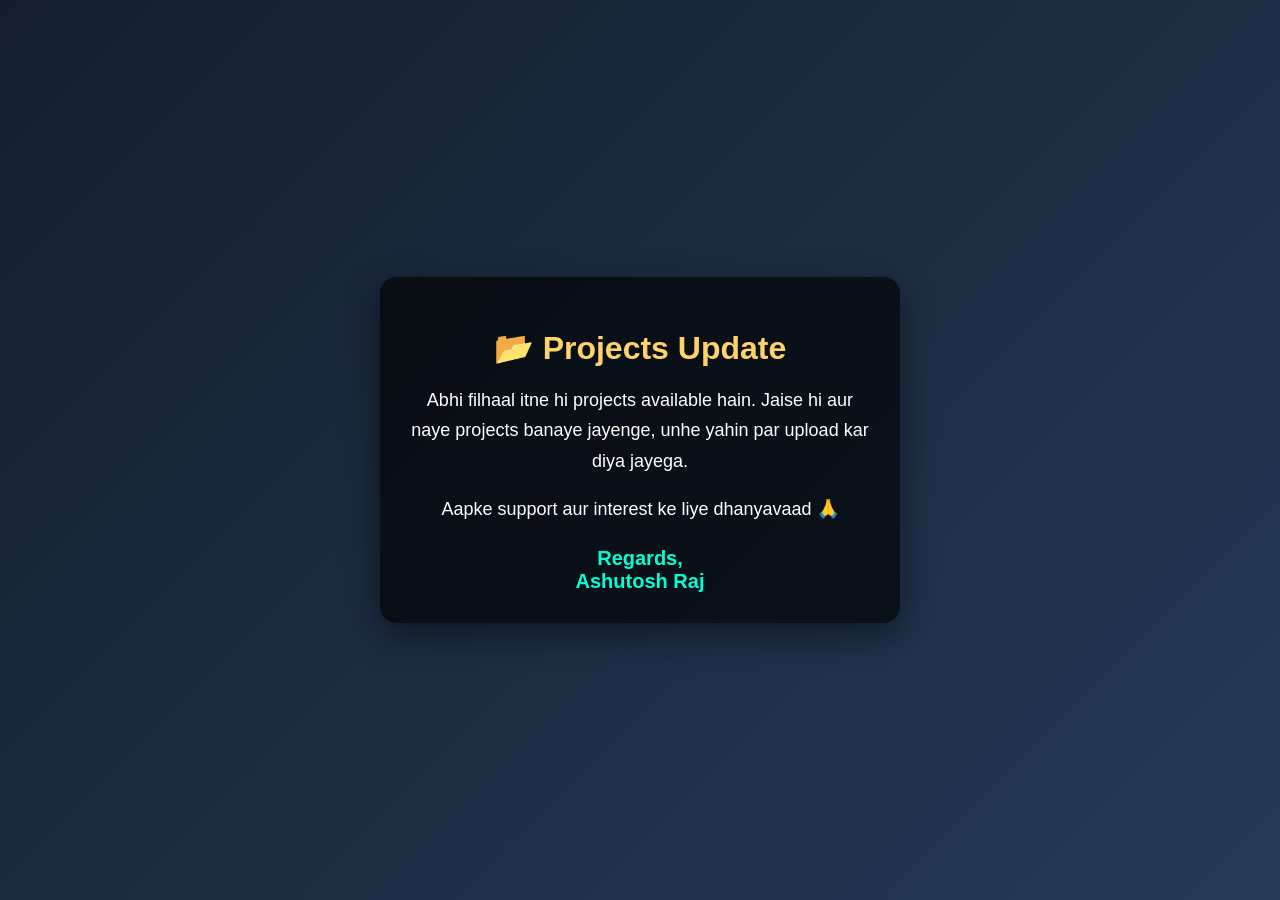
<file: viewall.html>
<!DOCTYPE html>
<html lang="en">
<head>
    <meta charset="UTF-8">
    <meta name="viewport" content="width=device-width, initial-scale=1.0">
    <title>Projects Update</title>

    <style>
        * {
            box-sizing: border-box;
        }

        body {
            margin: 0;
            padding: 20px;
            font-family: 'Segoe UI', Arial, sans-serif;
            background: linear-gradient(135deg, #141e30, #243b55);
            color: #ffffff;
            min-height: 100vh;
            display: flex;
            justify-content: center;
            align-items: center;
        }

        .card {
            background: rgba(0, 0, 0, 0.65);
            padding: 30px;
            width: 100%;
            max-width: 520px;
            border-radius: 16px;
            text-align: center;
            box-shadow: 0 12px 35px rgba(0, 0, 0, 0.45);
        }

        h1 {
            margin-bottom: 18px;
            color: #ffd369;
            font-size: clamp(22px, 5vw, 32px);
        }

        p {
            font-size: clamp(15px, 4vw, 18px);
            line-height: 1.7;
            margin-bottom: 12px;
        }

        .name {
            margin-top: 22px;
            font-size: clamp(16px, 4vw, 20px);
            font-weight: 600;
            color: #00ffd5;
        }

        @media (max-width: 480px) {
            .card {
                padding: 22px;
            }
        }
    </style>
</head>
<body>

    <div class="card">
        <h1>📂 Projects Update</h1>

        <p>
            Abhi filhaal itne hi projects available hain.  
            Jaise hi aur naye projects banaye jayenge,  
            unhe yahin par upload kar diya jayega.
        </p>

        <p>
            Aapke support aur interest ke liye dhanyavaad 🙏
        </p>

        <div class="name">
            Regards,<br>
            Ashutosh Raj
        </div>
    </div>

</body>
</html>
</file>
<file: styless.css>
﻿/* ============================================================
   ASHUTOSH PORTFOLIO — PROFESSIONAL THEME (Slate + Teal)
   NOT too dark · attractive · clean · modern
   ============================================================ */

/* ── CSS Variables ─────────────────────────────────────── */
:root {
  --bg-base:      #0d1b2a;
  --bg-card:      #132035;
  --bg-glass:     rgba(19,32,53,0.75);
  --accent:       #00d4aa;
  --accent2:      #5c6ef8;
  --accent-glow:  rgba(0,212,170,0.25);
  --text-primary: #e8f0fe;
  --text-muted:   #90a4c0;
  --border:       rgba(255,255,255,0.09);
  --radius-card:  18px;
  --font:         "Segoe UI", "Inter", sans-serif;
}

/* ── Reset ──────────────────────────────────────────────── */
* {
  margin: 0;
  padding: 0;
  box-sizing: border-box;
  font-family: var(--font);
}

/* ── Body ───────────────────────────────────────────────── */
body {
  background: linear-gradient(160deg, #0d1b2a 0%, #112240 50%, #0d1b2a 100%);
  color: var(--text-primary);
  min-height: 100vh;
  line-height: 1.6;
}

/* ================================================================
   NAVBAR
================================================================ */
.navbar {
  position: fixed;
  top: 0;
  left: 0;
  width: 100%;
  z-index: 3000;
  display: flex;
  align-items: center;
  justify-content: space-between;
  padding: 16px 40px;
  background: rgba(13,27,42,0.82);
  backdrop-filter: blur(14px);
  -webkit-backdrop-filter: blur(14px);
  border-bottom: 1px solid var(--border);
  transition: background 0.3s ease, box-shadow 0.3s ease;
}

.navbar.scrolled {
  background: rgba(13,27,42,0.96);
  box-shadow: 0 4px 30px rgba(0,0,0,0.35);
}

.logo {
  font-size: 24px;
  font-weight: 700;
  letter-spacing: 1px;
  color: var(--text-primary);
}
.logo span {
  color: var(--accent);
  text-shadow: 0 0 12px var(--accent-glow);
}

.nav-links {
  display: flex;
  gap: 30px;
  list-style: none;
}
.nav-links a {
  text-decoration: none;
  color: var(--text-muted);
  font-size: 14.5px;
  font-weight: 500;
  transition: color 0.25s ease;
}
.nav-links li:hover,
.nav-links a:hover {
  color: var(--accent);
  cursor: pointer;
}

.talk-btn {
  background: linear-gradient(135deg, var(--accent), var(--accent2));
  border: none;
  padding: 10px 22px;
  border-radius: 25px;
  color: #fff;
  font-size: 14px;
  font-weight: 600;
  cursor: pointer;
  box-shadow: 0 4px 20px rgba(0,212,170,0.35);
  transition: transform 0.25s ease, box-shadow 0.25s ease;
}
.talk-btn:hover {
  transform: translateY(-2px);
  box-shadow: 0 6px 28px rgba(0,212,170,0.5);
}

#menu-toggle { display: none; }
.hamburger {
  display: none;
  flex-direction: column;
  gap: 6px;
  cursor: pointer;
  margin-left: auto;
}
.hamburger span {
  width: 25px;
  height: 3px;
  background: var(--text-primary);
  border-radius: 5px;
  transition: background 0.3s;
}

@media (max-width: 768px) {
  .navbar { padding: 14px 20px; }
  .hamburger {
    display: flex;
    position: fixed;
    right: 20px;
    top: 22px;
    z-index: 3500;
  }
  .nav-links {
    position: fixed;
    top: 70px;
    right: 0;
    height: calc(100vh - 70px);
    width: 100%;
    background: rgba(13,27,42,0.94);
    backdrop-filter: blur(14px);
    -webkit-backdrop-filter: blur(14px);
    flex-direction: column;
    align-items: center;
    justify-content: center;
    gap: 32px;
    transform: translateX(100%);
    transition: transform 0.35s ease;
    z-index: 2000;
  }
  .nav-links a { font-size: 1.4rem; color: var(--text-primary); }
  .nav-links a:hover { color: var(--accent); }
  #menu-toggle:checked ~ .nav-links { transform: translateX(0); }
  .talk-btn { display: none; }
}

/* ================================================================
   BACKGROUND ANIMATION
================================================================ */
.bg-animation {
  position: absolute;
  inset: 0;
  z-index: -1;
  background: linear-gradient(120deg, #0d1b2a, #112240, #0d1b2a);
  background-size: 400% 400%;
  animation: gradientMove 14s ease infinite;
}
.bg-animation span {
  position: absolute;
  width: 220px;
  height: 220px;
  border-radius: 50%;
  filter: blur(24px);
  animation: float 11s infinite ease-in-out;
}
.bg-animation span:nth-child(1) {
  top: 10%; left: 8%;
  background: radial-gradient(circle, rgba(0,212,170,0.3), transparent 70%);
}
.bg-animation span:nth-child(2) {
  bottom: 12%; right: 10%;
  background: radial-gradient(circle, rgba(92,110,248,0.3), transparent 70%);
  animation-delay: 3.5s;
}
.bg-animation span:nth-child(3) {
  top: 38%; right: 28%;
  background: radial-gradient(circle, rgba(0,212,170,0.15), transparent 70%);
  animation-delay: 7s;
}

@keyframes gradientMove {
  0%   { background-position: 0% 50%; }
  50%  { background-position: 100% 50%; }
  100% { background-position: 0% 50%; }
}
@keyframes float {
  0%, 100% { transform: translateY(0) translateX(0); }
  50%       { transform: translateY(-45px) translateX(30px); }
}

/* ================================================================
   HERO SECTION
================================================================ */
.hero {
  position: relative;
  overflow: hidden;
  z-index: 1;
  min-height: 100vh;
  display: flex;
  flex-direction: column;
  align-items: center;
  justify-content: center;
  text-align: center;
  padding: 100px 20px 60px;
  gap: 30px;
  backdrop-filter: blur(2px);
}

@media (min-width: 1024px) {
  .hero {
    flex-direction: row;
    text-align: left;
    justify-content: space-between;
    padding: 100px 8% 60px;
  }
  .hero-text { max-width: 56%; }
  .avatar-wrapper { max-width: 40%; justify-content: flex-end; }
}

.avatar-wrapper {
  display: flex;
  justify-content: center;
  margin-bottom: 10px;
  margin-left: 0;
}
@media screen and (max-width: 600px) {
  .avatar-wrapper { margin-left: 0; }
}

.avatar-ring {
  width: 220px;
  height: 220px;
  padding: 5px;
  border-radius: 50%;
  background: linear-gradient(135deg, var(--accent), var(--accent2));
  box-shadow: 0 0 60px rgba(0,212,170,0.3), 0 0 120px rgba(92,110,248,0.15);
  display: flex;
  justify-content: center;
  align-items: center;
}
.avatar-ring img {
  width: 100%;
  height: 100%;
  border-radius: 50%;
  object-fit: cover;
  background: var(--bg-base);
}

@media (min-width: 768px) {
  .avatar-ring { width: 260px; height: 260px; }
}
@media (min-width: 1024px) {
  .avatar-ring {
    width: 300px;
    height: 300px;
    box-shadow: 0 0 90px rgba(0,212,170,0.35);
  }
}

.welcome {
  display: inline-block;
  background: rgba(0,212,170,0.12);
  color: var(--accent);
  padding: 7px 16px;
  border-radius: 22px;
  font-size: 13px;
  font-weight: 500;
  margin-bottom: 18px;
  border: 1px solid rgba(0,212,170,0.25);
  letter-spacing: 0.5px;
}

h1 {
  font-size: 1.7rem;
  margin-bottom: 8px;
  color: var(--text-primary);
}
h1 span {
  color: var(--accent);
  text-shadow: 0 0 14px rgba(0,212,170,0.6);
}
h2 {
  font-size: 1.05rem;
  color: var(--text-muted);
  margin-bottom: 15px;
}
p {
  font-size: 0.92rem;
  line-height: 1.75;
  color: var(--text-muted);
  margin-bottom: 25px;
}

.dynamic-title {
  font-size: 1.2rem;
  font-weight: 600;
  margin-bottom: 16px;
}
.static-text { color: var(--text-primary); }
.dynamic-text::after {
  content: "Graphic Designer";
  color: var(--accent);
  text-shadow: 0 0 10px rgba(0,212,170,0.5);
  animation: changeText 8s infinite;
}
@keyframes changeText {
  0%   { content: "Graphic Designer"; }
  25%  { content: "Web Developer"; }
  50%  { content: "Programmer"; }
  75%  { content: "Landing Page Designer"; }
  100% { content: "Graphic Designer"; }
}

.btn {
  display: inline-block;
  padding: 12px 28px;
  border-radius: 30px;
  text-decoration: none;
  font-size: 0.9rem;
  font-weight: 600;
  margin-bottom: 12px;
  transition: transform 0.3s ease, box-shadow 0.3s ease;
}
.btn-primary {
  background: linear-gradient(135deg, var(--accent), var(--accent2));
  color: #fff;
  box-shadow: 0 4px 22px rgba(0,212,170,0.4);
  margin-right: 10px;
}
.btn-primary:hover {
  transform: translateY(-3px);
  box-shadow: 0 8px 32px rgba(0,212,170,0.55);
}
.btn-outline {
  border: 1.5px solid rgba(255,255,255,0.22);
  color: var(--text-primary);
}
.btn-outline:hover {
  border-color: var(--accent);
  color: var(--accent);
}
@media (max-width: 768px){
  .social-icons{
    margin-top: 15px;
    margin-bottom: 20px;
  }
}

.social-icons {
  display: flex;
  gap: 12px;
  margin-top: 20px;
}
.social-icons a {
  width: 38px;
  height: 38px;
  border-radius: 50%;
  background: rgba(0,212,170,0.1);
  border: 1.5px solid rgba(0,212,170,0.3);
  color: var(--accent);
  display: flex;
  align-items: center;
  justify-content: center;
  font-size: 15px;
  text-decoration: none;
  transition: all 0.3s ease;
}
.social-icons a:hover {
  background: linear-gradient(135deg, var(--accent), var(--accent2));
  color: #fff;
  border-color: transparent;
  transform: translateY(-4px) scale(1.1);
  box-shadow: 0 8px 20px rgba(0,212,170,0.45);
}
.social-icons i { display: block; }

.hero .social-icons { display: none; }
@media (max-width: 768px) {
  .hero .social-icons {
    display: flex;
    justify-content: center;
    margin-top: 15px;
    margin-bottom: 20px;
  }
}

@keyframes slideFadeLeft {
  from { opacity: 0; transform: translateX(-60px); }
  to   { opacity: 1; transform: translateX(0); }
}
@keyframes slideFadeRight {
  from { opacity: 0; transform: translateX(60px); }
  to   { opacity: 1; transform: translateX(0); }
}
@media (min-width: 1024px) {
  .hero-text   { animation: slideFadeLeft  1s ease forwards; }
  .avatar-wrapper { animation: slideFadeRight 1s ease forwards; }
  .hero-text h1 { font-size: 3.2rem; }
  .hero-text p  { font-size: 1.05rem; line-height: 1.85; margin-top: 18px; }
}
@media (min-width: 768px) {
  h1 { font-size: 1.95rem; }
  p  { font-size: 1rem; }
}

/* ================================================================
   SERVICES SECTION
================================================================ */
.services {
  padding: 80px 20px;
  max-width: 1200px;
  margin: auto;
}

.tag {
  text-align: center;
  color: var(--accent);
  font-size: 12px;
  letter-spacing: 3px;
  font-weight: 600;
  margin-bottom: 8px;
  text-transform: uppercase;
}
.title {
  text-align: center;
  font-size: 34px;
  font-weight: 700;
  color: var(--text-primary);
}
.line {
  width: 60px;
  height: 3px;
  background: linear-gradient(90deg, var(--accent), var(--accent2));
  margin: 16px auto 40px;
  border-radius: 10px;
}

.service-grid {
  display: grid;
  grid-template-columns: 1fr;
  gap: 24px;
}
@media (min-width: 600px) {
  .service-grid { grid-template-columns: repeat(2, 1fr); }
}
@media (min-width: 992px) {
  .service-grid { grid-template-columns: repeat(4, 1fr); }
}

.service-card {
  background: var(--bg-card);
  border-radius: var(--radius-card);
  padding: 28px;
  border: 1px solid var(--border);
  box-shadow: 0 4px 24px rgba(0,0,0,0.25);
  transition: transform 0.3s ease, box-shadow 0.3s ease, border-color 0.3s ease;
}
.service-card:hover {
  transform: translateY(-8px);
  border-color: rgba(0,212,170,0.4);
  box-shadow: 0 12px 40px rgba(0,212,170,0.15);
}
.service-card .icon,
.icon {
  width: 50px;
  height: 50px;
  background: linear-gradient(135deg, var(--accent), var(--accent2));
  border-radius: 13px;
  display: flex;
  align-items: center;
  justify-content: center;
  margin-bottom: 18px;
  font-size: 22px;
  box-shadow: 0 4px 16px rgba(0,212,170,0.3);
}
.service-card h3 {
  font-size: 17px;
  font-weight: 600;
  margin-bottom: 10px;
  color: var(--text-primary);
}
.service-card p {
  font-size: 14px;
  line-height: 1.7;
  color: var(--text-muted);
  margin-bottom: 20px;
}

.read-btn {
  display: inline-block;
  padding: 9px 22px;
  border-radius: 25px;
  font-size: 13px;
  font-weight: 600;
  text-decoration: none;
  color: #fff;
  background: linear-gradient(135deg, var(--accent), var(--accent2));
  box-shadow: 0 4px 15px rgba(0,212,170,0.35);
  transition: all 0.3s ease;
}
.read-btn:hover {
  box-shadow: 0 6px 24px rgba(92,110,248,0.55);
  transform: translateY(-2px);
}

/* ================================================================
   PROJECTS SECTION
================================================================ */
.projects {
  padding: 80px 20px;
  max-width: 1200px;
  margin: auto;
}

.section-tag {
  text-align: center;
  color: var(--accent);
  font-size: 12px;
  letter-spacing: 3px;
  font-weight: 600;
  margin-bottom: 8px;
  text-transform: uppercase;
}
.section-title {
  text-align: center;
  font-size: 34px;
  font-weight: 700;
  margin-bottom: 12px;
  color: var(--text-primary);
}
.underline {
  width: 60px;
  height: 3px;
  background: linear-gradient(90deg, var(--accent), var(--accent2));
  margin: 0 auto 44px;
  border-radius: 10px;
}

.project-grid {
  display: grid;
  grid-template-columns: 1fr;
  gap: 26px;
}
@media (min-width: 600px) {
  .project-grid { grid-template-columns: repeat(2, 1fr); }
}
@media (min-width: 992px) {
  .project-grid { grid-template-columns: repeat(3, 1fr); }
}

.project-card {
  background: var(--bg-card);
  border-radius: var(--radius-card);
  overflow: hidden;
  border: 1px solid var(--border);
  box-shadow: 0 4px 24px rgba(0,0,0,0.25);
  transition: transform 0.3s ease, box-shadow 0.3s ease;
}
.project-card:hover {
  transform: translateY(-8px);
  box-shadow: 0 14px 44px rgba(0,212,170,0.18);
}

.project-image {
  height: 190px;
  background-size: cover;
  background-position: center;
}
.img1  { background-image: url("portphoto.jpg"); }
.img2  { background-image: url("file_0000000083c082119013d8d9fceb4952.png"); }
.img3  { background-image: url("Attendance-Management-System-Project-In-Java-Reports.png"); }
.img4  { background-image: url("ssschol.jpg"); }
.img5  { background-image: url("gdes.jpg"); }
.img6  { background-image: url("aff.webp"); }
.img7  { background-image: url("IMG_20250926_192424.jpg"); }
.img8  { background-image: url("IMG_1209.JPG"); }
.img9  { background-image: url("IMG-20250927-WA0124.jpg"); }
.img10 { background-image: url("file_00000000b7a48211a86960df052f146f.png"); }

.project-content { padding: 20px; }
.project-tag {
  color: var(--accent);
  font-size: 12px;
  font-weight: 600;
  margin-bottom: 6px;
  letter-spacing: 1px;
}
.project-title {
  font-size: 17px;
  font-weight: 700;
  margin-bottom: 8px;
  color: var(--text-primary);
}
.project-desc {
  font-size: 13.5px;
  color: var(--text-muted);
  line-height: 1.65;
  margin-bottom: 16px;
}
.project-buttons {
  display: flex;
  gap: 10px;
}
.btn-demo {
  flex: 1;
  padding: 10px;
  border-radius: 9px;
  font-size: 13.5px;
  font-weight: 600;
  text-align: center;
  text-decoration: none;
  background: linear-gradient(135deg, var(--accent), var(--accent2));
  color: #fff;
  box-shadow: 0 4px 14px rgba(0,212,170,0.3);
  transition: all 0.3s ease;
}
.btn-demo:hover { box-shadow: 0 6px 22px rgba(0,212,170,0.5); transform: translateY(-2px); }
.btn-code {
  flex: 1;
  padding: 10px;
  border-radius: 9px;
  font-size: 13.5px;
  font-weight: 600;
  text-align: center;
  text-decoration: none;
  border: 1.5px solid rgba(255,255,255,0.18);
  color: var(--text-primary);
  transition: all 0.3s ease;
}
.btn-code:hover { border-color: var(--accent); color: var(--accent); }

.view-all {
  margin-top: 44px;
  text-align: center;
}
.view-all a {
  color: var(--accent);
  text-decoration: none;
  font-size: 14.5px;
  font-weight: 600;
  border-bottom: 1.5px solid rgba(0,212,170,0.35);
  padding-bottom: 2px;
  transition: color 0.25s ease, border-color 0.25s ease;
}
.view-all a:hover { color: var(--accent2); border-color: var(--accent2); }

/* ================================================================
   TESTIMONIALS SECTION
================================================================ */
.feedback, .testimonials {
  padding: 80px 20px;
  max-width: 1200px;
  margin: auto;
}

.cards {
  display: grid;
  grid-template-columns: 1fr;
  gap: 24px;
}
@media (min-width: 600px) {
  .cards { grid-template-columns: repeat(2, 1fr); }
}
@media (min-width: 992px) {
  .cards { grid-template-columns: repeat(3, 1fr); }
}

.card {
  background: var(--bg-card);
  border-radius: var(--radius-card);
  padding: 26px;
  border: 1px solid var(--border);
  position: relative;
  box-shadow: 0 4px 24px rgba(0,0,0,0.2);
  transition: transform 0.3s ease, box-shadow 0.3s ease, border-color 0.3s ease;
}
.card:hover {
  transform: translateY(-6px);
  border-color: rgba(0,212,170,0.3);
  box-shadow: 0 12px 36px rgba(0,212,170,0.12);
}
.card::before,
.card::after {
  content: "\201C";
  position: absolute;
  top: 18px; right: 22px;
  font-size: 44px;
  color: var(--accent);
  opacity: 0.35;
  line-height: 1;
}
.card p {
  color: var(--text-muted);
  font-size: 14.5px;
  line-height: 1.75;
  margin-bottom: 26px;
}
.profile {
  display: flex;
  align-items: center;
  gap: 12px;
}
.avatar {
  width: 44px;
  height: 44px;
  background: linear-gradient(135deg, var(--accent), var(--accent2));
  border-radius: 50%;
  display: flex;
  align-items: center;
  justify-content: center;
  font-weight: 700;
  font-size: 14px;
  color: #fff;
  flex-shrink: 0;
}
.profile h4 { font-size: 15px; color: var(--text-primary); }
.profile span { font-size: 13px; color: var(--text-muted); }

/* ================================================================
   HEADING SECTION
================================================================ */
.heading {
  text-align: center;
  margin-top: 20px;
  padding: 0 20px;
}
.heading h1 {
  font-size: 44px;
  font-weight: 800;
  background: linear-gradient(135deg, var(--text-primary), var(--accent));
  -webkit-background-clip: text;
  -webkit-text-fill-color: transparent;
  background-clip: text;
}
@media (max-width: 768px) {
  .heading h1 { font-size: 30px; }
}

/* ================================================================
   CONTACT SECTION
================================================================ */
.contact {
  display: flex;
  gap: 60px;
  padding: 60px 80px;
}
@media (max-width: 768px) {
  .contact {
    flex-direction: column;
    padding: 40px 20px;
    gap: 40px;
  }
}

.contact-left { width: 40%; }
@media (max-width: 768px) {
  .contact-left { width: 100%; }
}

.contact-left h2 {
  font-size: 22px;
  font-weight: 700;
  margin-bottom: 16px;
  color: var(--text-primary);
}
.contact-left p {
  color: var(--text-muted);
  margin-bottom: 28px;
  line-height: 1.7;
  font-size: 14px;
}

.info {
  display: flex;
  gap: 15px;
  margin-bottom: 20px;
  align-items: center;
}
.info .icon {
  background: rgba(0,212,170,0.12);
  padding: 13px;
  border-radius: 12px;
  color: var(--accent);
  border: 1px solid rgba(0,212,170,0.2);
  font-size: 18px;
  width: 48px;
  height: 48px;
}
.info h4 { margin-bottom: 4px; font-size: 14px; color: var(--text-primary); }
.info span { color: var(--text-muted); font-size: 13.5px; }
.info a { text-decoration: none; color: var(--text-primary); }
.info a:hover { color: var(--accent); }

.cv-btn {
  margin-top: 22px;
  background: transparent;
  border: 1.5px solid rgba(0,212,170,0.45);
  color: var(--accent);
  padding: 12px 26px;
  border-radius: 30px;
  cursor: pointer;
  font-size: 14px;
  font-weight: 600;
  transition: all 0.3s ease;
}
.cv-btn:hover {
  background: var(--accent);
  color: #fff;
  box-shadow: 0 6px 20px rgba(0,212,170,0.4);
}
@media (max-width: 768px) {
  .cv-btn { width: 100%; text-align: center; }
}

.contact-right {
  width: 60%;
  background: var(--bg-card);
  padding: 40px;
  border-radius: 20px;
  border: 1px solid var(--border);
  box-shadow: 0 8px 36px rgba(0,0,0,0.3);
}
@media (max-width: 768px) {
  .contact-right { width: 100%; padding: 25px; }
}

.row {
  display: flex;
  gap: 18px;
}
@media (max-width: 768px) {
  .row { flex-direction: column; gap: 0; }
}

input, textarea {
  width: 100%;
  background: rgba(255,255,255,0.04);
  border: 1.5px solid rgba(255,255,255,0.1);
  padding: 14px 16px;
  border-radius: 11px;
  color: var(--text-primary);
  margin-bottom: 18px;
  font-size: 14px;
  transition: border-color 0.3s ease, box-shadow 0.3s ease;
  outline: none;
}
input:focus, textarea:focus {
  border-color: var(--accent);
  box-shadow: 0 0 0 3px rgba(0,212,170,0.12);
}
input::placeholder, textarea::placeholder { color: var(--text-muted); }
textarea {
  height: 150px;
  resize: none;
}
@media (max-width: 768px) {
  input, textarea { font-size: 14px; }
}

.send-btn {
  width: 100%;
  padding: 15px;
  border-radius: 30px;
  border: none;
  background: linear-gradient(135deg, var(--accent), var(--accent2));
  color: #fff;
  font-size: 15px;
  font-weight: 700;
  cursor: pointer;
  box-shadow: 0 4px 22px rgba(0,212,170,0.4);
  transition: transform 0.3s ease, box-shadow 0.3s ease;
}
.send-btn:hover {
  transform: translateY(-2px);
  box-shadow: 0 8px 32px rgba(0,212,170,0.55);
}

/* ================================================================
   FOOTER
================================================================ */
footer {
  padding: 44px 40px 20px;
  max-width: 1200px;
  margin: auto;
}
.footer-top {
  display: flex;
  flex-direction: column;
  gap: 20px;
}
@media (min-width: 900px) {
  .footer-top {
    flex-direction: row;
    justify-content: space-between;
    align-items: center;
  }
}

.brand h2 {
  font-size: 22px;
  font-weight: 700;
  color: var(--text-primary);
}
.brand h2 span {
  color: var(--accent);
  text-shadow: 0 0 12px rgba(0,212,170,0.5);
}
.brand p {
  font-size: 13.5px;
  color: var(--text-muted);
  margin-top: 6px;
  max-width: 280px;
}

.footer-top .social-icons {
  display: flex !important;
  gap: 12px;
  margin-top: 0;
}
.footer-top .social-icons a {
  width: 36px;
  height: 36px;
  font-size: 14px;
  border-radius: 50%;
  background: rgba(0,212,170,0.1);
  border: 1.5px solid rgba(0,212,170,0.25);
  color: var(--accent);
  display: flex;
  align-items: center;
  justify-content: center;
  text-decoration: none;
  transition: all 0.3s ease;
}
.footer-top .social-icons a:hover {
  background: linear-gradient(135deg, var(--accent), var(--accent2));
  color: #fff;
  border-color: transparent;
  transform: translateY(-3px) scale(1.1);
}

.divider {
  height: 1px;
  background: rgba(255,255,255,0.08);
  margin: 28px 0 16px;
}
.footer-bottom {
  text-align: center;
  font-size: 13px;
  color: var(--text-muted);
}

/* ================================================================
   MOBILE HERO MARGIN
================================================================ */
@media (max-width: 768px) {
  .hero { margin-top: 0; padding-top: 90px; }
}

/* ================================================================
   SCROLLBAR
================================================================ */
::-webkit-scrollbar { width: 7px; }
::-webkit-scrollbar-track { background: var(--bg-base); }
::-webkit-scrollbar-thumb {
  background: linear-gradient(180deg, var(--accent), var(--accent2));
  border-radius: 10px;
}

/* ================================================================
   TEXT SELECTION
================================================================ */
::selection {
  background: rgba(0,212,170,0.3);
  color: #fff;
}
</file>
